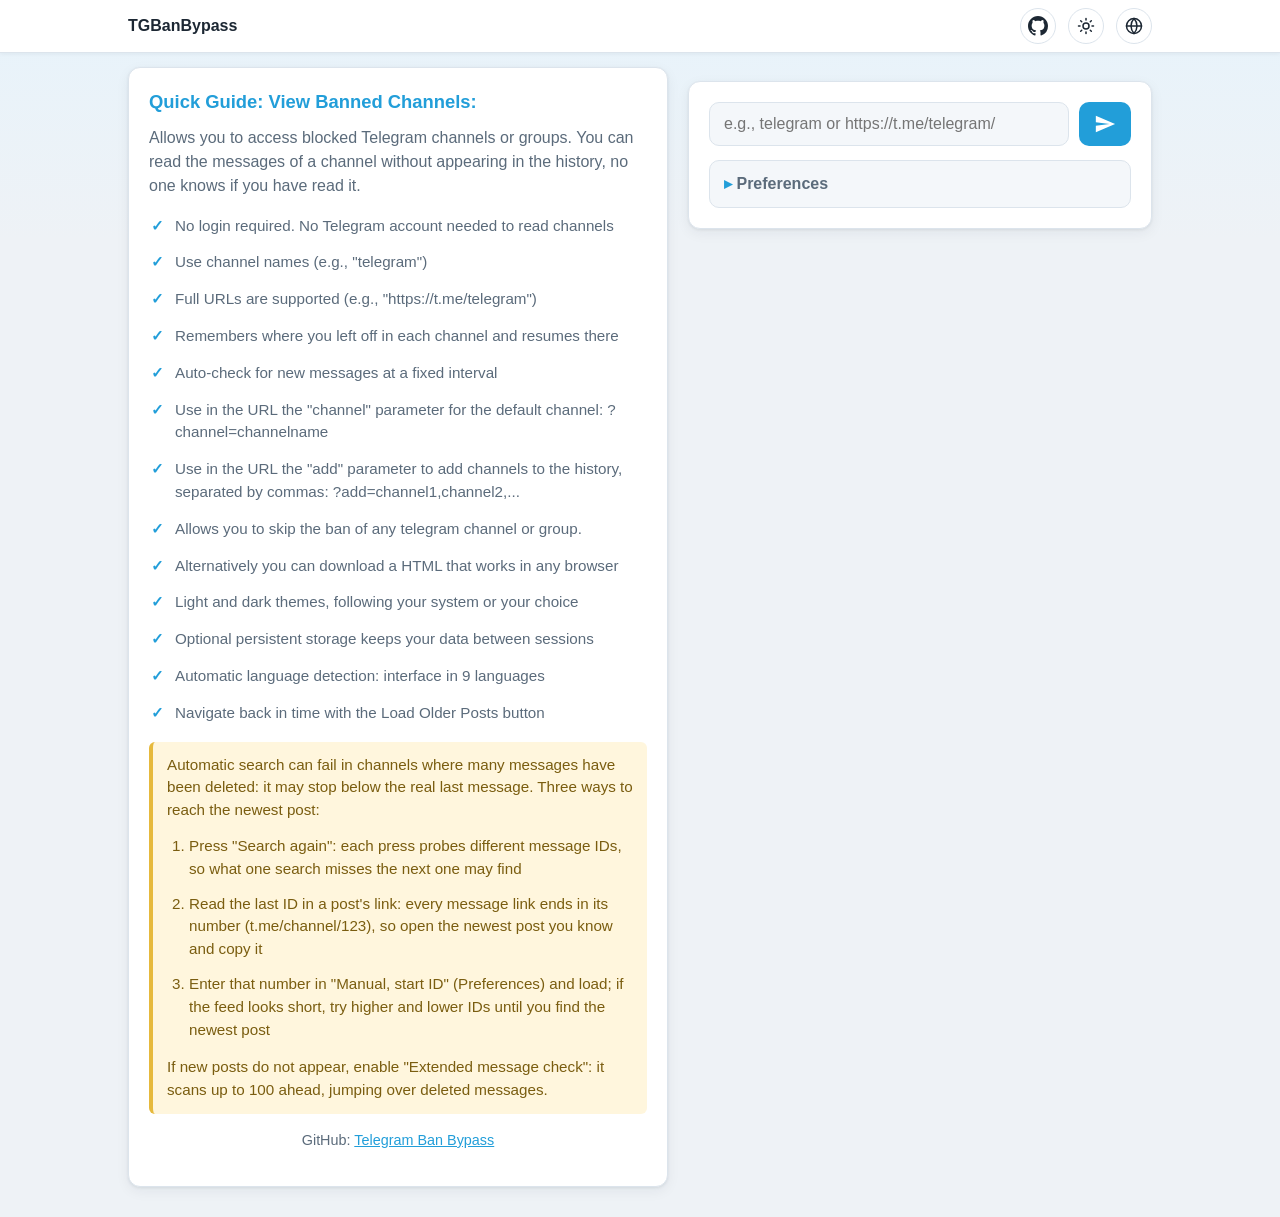
<file: public/index.html>
<!DOCTYPE html>
<html>
<head>
    <meta charset="UTF-8">
    <meta name="viewport" content="width=device-width, initial-scale=1.0">
    <meta name="description" content="Allows you to skip the ban of any telegram channel or group. You can read the messages of a channel without appearing in the history, no one knows if you have read it.">
    <meta name="author" content="github.com/FranBarInstance">
    <meta name="theme-color" content="#229ED9">
    <meta name="application-name" content="Telegram Ban Bypass" />
    <meta name="mobile-web-app-capable" content="yes" />
    <meta name="apple-mobile-web-app-capable" content="yes">
    <meta name="apple-mobile-web-app-status-bar-style" content="black">
    <link rel="icon" href="favicon.ico" type="image/ico">
    <link rel="manifest" href="manifest.json">
    <link rel="preload" href="https://telegram.org/js/telegram-widget.js?22" as="script">
    <script>
        (function () {
            var known = ['es', 'en', 'ru', 'pt', 'de', 'fr', 'it', 'pl', 'nl'];
            var lang = '';
            try {
                lang = sessionStorage.getItem('preferredLanguage') ||
                       localStorage.getItem('preferredLanguage') || '';
            } catch (e) { /* storage unavailable */ }
            if (known.indexOf(lang) < 0) {
                lang = (navigator.language || 'en').split('-')[0];
                if (known.indexOf(lang) < 0) lang = 'en';
            }
            document.documentElement.lang = lang;
        })();
        try {
            // Read the stored theme preference before the stylesheet loads
            // to avoid a flash of the wrong theme. Absent value = system.
            var savedTheme = sessionStorage.getItem('tgTheme') || localStorage.getItem('tgTheme');
            if (savedTheme === 'light' || savedTheme === 'dark') {
                document.documentElement.dataset.theme = savedTheme;
            }
        } catch (e) { /* storage unavailable */ }
    </script>
    <title>Telegram Ban Bypass - Avoid blocking the Telegram channel or group</title>
    <style>
:root {
    color-scheme: light;
    --bg: #eef2f6;
    --bg-gradient: linear-gradient(180deg, #e7f3fb 0%, #eef2f6 240px);
    --surface: #ffffff;
    --surface-soft: #f4f7fa;
    --text: #1c2733;
    --text-soft: #5b6b7b;
    --border: #dce4ec;
    --accent: #229ED9;
    --accent-strong: #1685bd;
    --accent-soft: #e3f2fb;
    --danger: #d9534f;
    --danger-soft: #fdecec;
    --note-bg: #fff6dd;
    --note-border: #e6b93c;
    --note-text: #7a5d10;
    --ok-bg: #e2f4e7;
    --ok-text: #1e6b34;
    --success: #2fae5f;
    --radius: 12px;
    --shadow: 0 1px 3px rgba(16, 34, 53, 0.08), 0 4px 14px rgba(16, 34, 53, 0.06);
    --font: -apple-system, BlinkMacSystemFont, "Segoe UI", Roboto, "Helvetica Neue", Arial, sans-serif;
}
/* Explicit user choice from the theme toggle */
:root[data-theme="dark"] {
    color-scheme: dark;
    --bg: #0e1621;
    --bg-gradient: linear-gradient(180deg, #17212b 0%, #0e1621 240px);
    --surface: #17212b;
    --surface-soft: #1d2a38;
    --text: #e9eef4;
    --text-soft: #9fb0c0;
    --border: #2b3a4a;
    --accent: #229ED9;
    --accent-strong: #3fb0e6;
    --accent-soft: #1b3247;
    --danger: #e0716d;
    --danger-soft: #3a2324;
    --note-bg: #33301f;
    --note-border: #a8892e;
    --note-text: #e8d49a;
    --ok-bg: #1e3527;
    --ok-text: #8fd6a4;
    --success: #43bd72;
    --shadow: 0 1px 3px rgba(0, 0, 0, 0.4), 0 4px 14px rgba(0, 0, 0, 0.3);
}
@media (prefers-color-scheme: dark) {
    :root:not([data-theme="light"]) {
        color-scheme: dark;
        --bg: #0e1621;
        --bg-gradient: linear-gradient(180deg, #17212b 0%, #0e1621 240px);
        --surface: #17212b;
        --surface-soft: #1d2a38;
        --text: #e9eef4;
        --text-soft: #9fb0c0;
        --border: #2b3a4a;
        --accent: #229ED9;
        --accent-strong: #3fb0e6;
        --accent-soft: #1b3247;
        --danger: #e0716d;
        --danger-soft: #3a2324;
        --note-bg: #33301f;
        --note-border: #a8892e;
        --note-text: #e8d49a;
        --ok-bg: #1e3527;
        --ok-text: #8fd6a4;
        --success: #43bd72;
        --shadow: 0 1px 3px rgba(0, 0, 0, 0.4), 0 4px 14px rgba(0, 0, 0, 0.3);
    }
}
* {
    box-sizing: border-box;
}
body {
    margin: 0;
    padding: 16px;
    font-family: var(--font);
    background: var(--bg);
    background-image: var(--bg-gradient);
    background-attachment: fixed;
    color: var(--text);
    line-height: 1.5;
    -webkit-text-size-adjust: 100%;
}
main {
    max-width: 620px;
    margin: 0 auto;
}
.toolbar {
    position: sticky;
    top: 0;
    z-index: 10;
    background: var(--surface);
    border-bottom: 1px solid var(--border);
    box-shadow: 0 1px 4px rgba(16, 34, 53, 0.06);
    margin: -16px -16px 0;
    padding: 0 16px;
}
.toolbar-inner {
    max-width: 620px;
    margin: 0 auto;
    display: flex;
    justify-content: space-between;
    align-items: center;
    gap: 12px;
    min-height: 52px;
}
.brand {
    display: inline-flex;
    align-items: center;
    justify-content: center;
    flex: none;
    width: 36px;
    height: 36px;
    color: var(--text);
    background: var(--surface);
    border: 1px solid var(--border);
    border-radius: 999px;
    transition: border-color 0.15s ease, color 0.15s ease;
}
.brand:hover,
.brand:focus {
    outline: none;
    border-color: var(--accent);
    color: var(--accent);
}
.toolbar-right {
    display: flex;
    align-items: center;
    gap: 12px;
    min-width: 0;
}
.toolbar-channel {
    /* Takes all the room left by the toolbar icons; the ellipsis
       only kicks in when the name actually collides with them */
    flex: 1;
    min-width: 0;
    font-weight: 700;
    color: var(--text);
    overflow: hidden;
    text-overflow: ellipsis;
    white-space: nowrap;
}
.lang-wrap {
    position: relative;
    flex: none;
}
.lang-menu {
    position: absolute;
    top: calc(100% + 6px);
    right: 0;
    min-width: 150px;
    max-height: 60vh;
    overflow-y: auto;
    margin: 0;
    padding: 4px;
    list-style: none;
    background: var(--surface);
    border: 1px solid var(--border);
    border-radius: 10px;
    box-shadow: var(--shadow);
    z-index: 20;
}
.lang-menu button {
    display: flex;
    align-items: center;
    justify-content: space-between;
    gap: 10px;
    width: 100%;
    padding: 8px 10px;
    font-family: inherit;
    font-size: 0.9em;
    text-align: left;
    white-space: nowrap;
    color: var(--text);
    background: none;
    border: none;
    border-radius: 8px;
    cursor: pointer;
}
.lang-menu button:hover {
    background: var(--accent-soft);
    color: var(--accent);
}
.lang-menu button.is-active {
    color: var(--accent);
    font-weight: 700;
}
.lang-menu button.is-active::after {
    content: "\2713";
}
.theme-toggle,
.lang-toggle {
    display: inline-flex;
    align-items: center;
    justify-content: center;
    flex: none;
    width: 36px;
    height: 36px;
    padding: 0;
    color: var(--text);
    background: var(--surface);
    border: 1px solid var(--border);
    border-radius: 999px;
    cursor: pointer;
    transition: border-color 0.15s ease, color 0.15s ease;
}
.theme-toggle:hover,
.theme-toggle:focus,
.lang-toggle:hover,
.lang-toggle:focus {
    outline: none;
    border-color: var(--accent);
    color: var(--accent);
}
.theme-toggle .icon-moon {
    display: none;
}
.theme-toggle.is-dark .icon-sun {
    display: none;
}
.theme-toggle.is-dark .icon-moon {
    display: block;
}
.card {
    background: var(--surface);
    border: 1px solid var(--border);
    border-radius: var(--radius);
    box-shadow: var(--shadow);
    padding: 20px;
    margin: 14px 0;
}
.input-card label {
    display: block;
    font-weight: 600;
    margin-bottom: 8px;
}
.input-card input[type="text"] {
    width: 100%;
    padding: 12px 14px;
    font-size: 16px;
    font-family: inherit;
    color: var(--text);
    background: var(--surface-soft);
    border: 1px solid var(--border);
    border-radius: 10px;
    margin-bottom: 14px;
}
.input-card input:focus {
    outline: none;
    border-color: var(--accent);
    box-shadow: 0 0 0 3px var(--accent-soft);
}
.prefs {
    margin-top: 14px;
    border: 1px solid var(--border);
    border-radius: 10px;
    background: var(--surface-soft);
}
.prefs summary {
    padding: 11px 14px;
    font-weight: 600;
    color: var(--text-soft);
    cursor: pointer;
    list-style: none;
}
.prefs summary::before {
    content: "▸ ";
    color: var(--accent);
}
.prefs[open] summary::before {
    content: "▾ ";
}
.prefs .pref-row,
.prefs .pref-autocheck-row {
    display: flex;
    align-items: center;
    gap: 8px;
    padding: 7px 14px;
    font-size: 0.95em;
    color: var(--text);
    cursor: pointer;
}
.prefs .pref-check {
    display: flex;
    align-items: center;
    gap: 8px;
    cursor: pointer;
    font-size: 0.95em;
}
.prefs input[type="checkbox"],
.prefs input[type="radio"] {
    accent-color: var(--success);
    width: 16px;
    height: 16px;
    cursor: pointer;
}
.pref-autocheck-row,
.pref-startid-row,
.pref-deepcheck-row {
    flex-wrap: wrap;
    cursor: default;
}
.autocheck-interval,
.startid-value,
.deepcheck-max {
    display: flex;
    align-items: center;
    gap: 6px;
    margin-left: auto;
    font-size: 0.9em;
    color: var(--text-soft);
}
.autocheck-interval input,
.startid-value input,
.deepcheck-max input {
    padding: 6px 8px;
    font-size: 14px;
    font-family: inherit;
    color: var(--text);
    background: var(--surface);
    border: 1px solid var(--border);
    border-radius: 8px;
}
.autocheck-interval input {
    width: 70px;
}
.deepcheck-max input {
    width: 70px;
}
.startid-value input {
    width: 95px;
}
.autocheck-interval input:disabled,
.startid-value input:disabled {
    opacity: 0.5;
    cursor: not-allowed;
}
.channel-row {
    display: flex;
    gap: 10px;
    margin-bottom: 14px;
}
.channel-row input[type="text"] {
    flex: 1;
    min-width: 0;
    margin-bottom: 0;
}
.widget-load-more-button {
    display: block;
    width: 100%;
    padding: 13px 16px;
    font-size: 16px;
    font-family: inherit;
    font-weight: 600;
    color: #ffffff;
    background: var(--accent);
    border: none;
    border-radius: 10px;
    cursor: pointer;
    transition: background-color 0.15s ease;
}
.load-channel-btn {
    flex: none;
    width: 52px;
    display: flex;
    align-items: center;
    justify-content: center;
    color: #ffffff;
    background: var(--accent);
    border: none;
    border-radius: 10px;
    cursor: pointer;
    transition: background-color 0.15s ease;
}
.widget-load-more-button:hover {
    background: var(--accent-strong);
}
.load-channel-btn:hover {
    background: var(--accent-strong);
}
.load-channel-btn:disabled {
    background: var(--border);
    color: var(--text-soft);
    cursor: not-allowed;
}
.widget-load-more-button {
    margin: 18px 0;
    background: var(--surface);
    color: var(--accent);
    border: 1px solid var(--accent);
}
.button-row {
    display: flex;
    align-items: stretch;
    gap: 10px;
    margin: 18px 0;
}
.button-row .widget-load-more-button {
    flex: 1;
    min-width: 0;
    width: auto;
    margin: 0;
}
.scroll-arrow-btn {
    flex: none;
    width: 52px;
    display: flex;
    align-items: center;
    justify-content: center;
    padding: 0;
    font-family: inherit;
    color: var(--accent);
    background: var(--surface);
    border: 1px solid var(--accent);
    border-radius: 10px;
    cursor: pointer;
    transition: background-color 0.15s ease;
}
.scroll-arrow-btn:hover {
    background: var(--accent-soft);
}
#check-new-row {
    margin-bottom: 12px;
}
.widget-load-more-button:hover {
    background: var(--accent-soft);
}
.widget-load-more-button:disabled {
    opacity: 0.6;
    cursor: default;
}
.stop-search-btn {
    display: block;
    width: 100%;
    margin: 12px 0 18px;
    padding: 13px 16px;
    font-size: 16px;
    font-family: inherit;
    font-weight: 600;
    color: #ffffff;
    background: var(--danger);
    border: none;
    border-radius: 10px;
    cursor: pointer;
    transition: background-color 0.15s ease;
}
.stop-search-btn:hover {
    filter: brightness(0.92);
}
.stop-search-btn:disabled {
    opacity: 0.6;
    cursor: default;
}
.research-btn {
    display: block;
    width: 100%;
    margin: 0 0 70px;
    padding: 11px 16px;
    font-size: 14px;
    font-family: inherit;
    font-weight: 600;
    color: var(--accent);
    background: var(--surface);
    border: 1px solid var(--accent);
    border-radius: 10px;
    cursor: pointer;
    transition: background-color 0.15s ease;
}
.research-btn:hover {
    background: var(--accent-soft);
}
#saved-channels-list {
    list-style: none;
    padding: 0;
    margin: 0;
}
#saved-channels-list li {
    display: flex;
    justify-content: space-between;
    align-items: center;
    gap: 10px;
    padding: 10px 4px;
    border-bottom: 1px solid var(--border);
}
#saved-channels-list li:last-child {
    border-bottom: none;
}
#saved-channels-list li span {
    color: var(--accent);
    font-weight: 500;
    cursor: pointer;
    overflow-wrap: anywhere;
}
#saved-channels-list li span:hover {
    text-decoration: underline;
}
#saved-channels-list button {
    flex-shrink: 0;
    min-height: 40px;
    min-width: 44px;
    padding: 8px 14px;
    font-size: 14px;
    color: var(--text-soft);
    background: transparent;
    border: 1px solid var(--border);
    border-radius: 8px;
    cursor: pointer;
}
#saved-channels-list button:hover {
    color: var(--danger);
    border-color: var(--danger);
    background: var(--danger-soft);
}
.current-channel {
    background: var(--accent-soft);
    border: 1px solid var(--accent);
    color: var(--text);
    padding: 12px 16px;
    border-radius: 10px;
    text-align: center;
    margin: 14px 0;
    overflow-wrap: anywhere;
}
.current-channel.flash-ok {
    background: var(--ok-bg);
    color: var(--ok-text);
}
.loading {
    background: var(--surface);
    border: 1px solid var(--border);
    color: var(--text-soft);
    font-style: italic;
    text-align: center;
    padding: 14px;
    border-radius: 10px;
    margin: 14px 0;
}
.error {
    background: var(--danger-soft);
    border: 1px solid var(--danger);
    color: var(--danger);
    text-align: center;
    padding: 14px;
    border-radius: 10px;
    margin: 14px 0;
}
#widget-container {
    margin-top: 14px;
}
iframe[src*="t.me"] {
    margin-bottom: 10px;
    border-radius: 8px;
    max-width: 100%;
}
.tips h3 {
    margin: 0 0 10px;
    font-size: 1.15em;
    color: var(--accent);
}
.tips p {
    margin: 0 0 14px;
    color: var(--text-soft);
}
.search-info {
    background: var(--note-bg);
    border-left: 4px solid var(--note-border);
    border-radius: 6px;
    padding: 12px 14px;
    margin-bottom: 16px;
}
.search-info p {
    margin: 0;
    color: var(--note-text);
    font-size: 0.95em;
}
/* Numbered strategies under the intro paragraph; the extra class level
   keeps the .tips checkmark styling (✓, 26px pad) away from them */
.search-info ol {
    margin: 10px 0 12px;
    padding-left: 22px;
}
.search-info ol li {
    margin: 0 0 6px;
    padding-left: 0;
    color: var(--note-text);
    font-size: 0.95em;
}
.search-info ol li::before {
    content: none;
}
.tips ul {
    list-style: none;
    padding: 0;
    margin: 0 0 14px;
}
.tips li {
    position: relative;
    padding: 3px 0 3px 26px;
    margin-bottom: 8px;
    color: var(--text-soft);
    font-size: 0.95em;
}
.tips li::before {
    content: "\2713";
    position: absolute;
    left: 2px;
    color: var(--accent);
    font-weight: 700;
}
.github-link {
    text-align: center;
    font-size: 0.9em;
}
.github-link a {
    color: var(--accent);
}
@media (min-width: 1000px) {
    main {
        max-width: 1024px;
        display: flex;
        flex-direction: row-reverse;
        align-items: flex-start;
        gap: 20px;
    }
    .toolbar-inner {
        max-width: 1024px;
    }
    .content {
        flex: 0 0 540px;
        min-width: 0;
    }
    .sidebar {
        flex: 1;
        min-width: 0;
        position: sticky;
        top: 67px;
    }
}
@media (max-width: 600px) {
    body {
        padding: 10px;
    }
    .toolbar {
        margin: -10px -10px 0;
        padding: 0 10px;
    }
    .toolbar-inner {
        min-height: 48px;
    }
    .toolbar-right {
        gap: 8px;
    }
    .card {
        padding: 16px;
        margin: 10px 0;
    }
}
    </style>
</head>
<body>
    <header class="toolbar">
        <div class="toolbar-inner">
            <span id="toolbar-channel" class="toolbar-channel">TGBanBypass</span>
            <div class="toolbar-right">
                <a class="brand" href="https://github.com/FranBarInstance/Telegram-Ban-Bypass" target="_blank" rel="noopener" aria-label="GitHub" title="GitHub">
                    <svg viewBox="0 0 16 16" width="20" height="20" fill="currentColor" aria-hidden="true">
                        <path d="M8 0C3.58 0 0 3.58 0 8c0 3.54 2.29 6.53 5.47 7.59.4.07.55-.17.55-.38 0-.19-.01-.82-.01-1.49-2.01.37-2.53-.49-2.69-.94-.09-.23-.48-.94-.82-1.13-.28-.15-.68-.52-.01-.53.63-.01 1.08.58 1.23.82.72 1.21 1.87.87 2.33.66.07-.52.28-.87.51-1.07-1.78-.2-3.64-.89-3.64-3.95 0-.87.31-1.59.82-2.15-.08-.2-.36-1.02.08-2.12 0 0 .67-.21 2.2.82.64-.18 1.32-.27 2-.27s1.36.09 2 .27c1.53-1.04 2.2-.82 2.2-.82.44 1.1.16 1.92.08 2.12.51.56.82 1.27.82 2.15 0 3.07-1.87 3.75-3.65 3.95.29.25.54.73.54 1.48 0 1.07-.01 1.93-.01 2.2 0 .21.15.46.55.38A8.01 8.01 0 0 0 16 8c0-4.42-3.58-8-8-8z"/>
                    </svg>
                </a>
                <button type="button" id="theme-toggle" class="theme-toggle" aria-label="Theme">
                    <svg class="icon-sun" viewBox="0 0 24 24" width="18" height="18" fill="none" stroke="currentColor" stroke-width="2" stroke-linecap="round" aria-hidden="true">
                        <circle cx="12" cy="12" r="4"></circle>
                        <path d="M12 2v2M12 20v2M4.9 4.9l1.4 1.4M17.7 17.7l1.4 1.4M2 12h2M20 12h2M4.9 19.1l1.4-1.4M17.7 6.3l1.4-1.4"></path>
                    </svg>
                    <svg class="icon-moon" viewBox="0 0 24 24" width="18" height="18" fill="currentColor" aria-hidden="true">
                        <path d="M21 12.8A9 9 0 1 1 11.2 3a7 7 0 0 0 9.8 9.8z"/>
                    </svg>
                </button>
                <div class="lang-wrap">
                    <button type="button" id="lang-toggle" class="lang-toggle" aria-label="Language" aria-haspopup="true" aria-expanded="false">
                        <svg class="icon-globe" viewBox="0 0 24 24" width="18" height="18" fill="none" stroke="currentColor" stroke-width="2" stroke-linecap="round" aria-hidden="true">
                            <circle cx="12" cy="12" r="10"></circle>
                            <path d="M2 12h20"></path>
                            <path d="M12 2a15.3 15.3 0 0 1 4 10 15.3 15.3 0 0 1-4 10 15.3 15.3 0 0 1-4-10 15.3 15.3 0 0 1 4-10z"></path>
                        </svg>
                    </button>
                    <ul id="lang-menu" class="lang-menu" hidden>
                        <li><button type="button" data-lang="es">Español</button></li>
                        <li><button type="button" data-lang="en">English</button></li>
                        <li><button type="button" data-lang="ru">Русский</button></li>
                        <li><button type="button" data-lang="pt">Português</button></li>
                        <li><button type="button" data-lang="de">Deutsch</button></li>
                        <li><button type="button" data-lang="fr">Français</button></li>
                        <li><button type="button" data-lang="it">Italiano</button></li>
                        <li><button type="button" data-lang="pl">Polski</button></li>
                        <li><button type="button" data-lang="nl">Nederlands</button></li>
                    </ul>
                </div>
            </div>
        </div>
    </header>
    <main>
        <aside class="sidebar">
            <section class="card input-card">
                <div class="channel-row">
                    <input type="text" id="channel-input" placeholder="e.g., telegram or https://t.me/telegram/">
                    <button type="button" id="load-channel-btn" class="load-channel-btn" title="Load" aria-label="Load">
                        <svg viewBox="0 0 24 24" width="22" height="22" fill="currentColor" aria-hidden="true">
                            <path d="M2 21 23 12 2 3v7l15 2-15 2v7z"/>
                        </svg>
                    </button>
                </div>
                <details class="prefs">
                    <summary id="prefsTitle"></summary>
                    <label class="pref-row">
                        <input type="checkbox" id="pref-cookies">
                        <span id="prefCookiesLabel"></span>
                    </label>
                    <div class="pref-row pref-startid-row">
                        <label class="pref-check">
                            <input type="checkbox" id="pref-startid">
                            <span id="prefStartIdLabel"></span>
                        </label>
                        <div class="startid-value">
                            <input type="number" id="start-id-input" min="1" disabled>
                        </div>
                    </div>
                    <div class="pref-row pref-autocheck-row">
                        <label class="pref-check">
                            <input type="checkbox" id="pref-autocheck">
                            <span id="prefAutoCheckLabel"></span>
                        </label>
                        <div class="autocheck-interval">
                            <input type="number" id="autocheck-interval" min="10" step="5" value="60">
                            <span id="secondsLabel"></span>
                        </div>
                    </div>
                    <div class="pref-row pref-deepcheck-row">
                        <label class="pref-check">
                            <input type="checkbox" id="pref-deepcheck">
                            <span id="prefDeepCheckLabel"></span>
                        </label>
                        <div class="deepcheck-max">
                            <input type="number" id="deepcheck-max" min="1" max="1000" step="1" value="100">
                            <span id="deepCheckMaxLabel"></span>
                        </div>
                    </div>
                </details>
            </section>
            <section class="card saved-channels" style="display: none;">
                <ul id="saved-channels-list"></ul>
            </section>
        </aside>
        <div class="content">
            <div id="current-channel" class="current-channel" style="display: none;"></div>
            <button type="button" class="stop-search-btn" id="stop-search-btn" style="display: none;"></button>
            <div class="button-row" id="load-more-row" style="display: none;">
                <button class="widget-load-more-button" id="loadMoreBtn"></button>
                <button type="button" id="scroll-down-btn" class="scroll-arrow-btn" aria-label="Scroll down" title="Scroll down">
                    <svg viewBox="0 0 24 24" width="20" height="20" fill="none" stroke="currentColor" stroke-width="2" stroke-linecap="round" stroke-linejoin="round" aria-hidden="true">
                        <path d="M12 5v14M5 12l7 7 7-7"></path>
                    </svg>
                </button>
            </div>
            <div id="widget-container"></div>
            <div class="button-row" id="check-new-row" style="display: none;">
                <button class="widget-load-more-button" id="checkNewBtn"></button>
                <button type="button" id="scroll-up-btn" class="scroll-arrow-btn" aria-label="Scroll up" title="Scroll up">
                    <svg viewBox="0 0 24 24" width="20" height="20" fill="none" stroke="currentColor" stroke-width="2" stroke-linecap="round" stroke-linejoin="round" aria-hidden="true">
                        <path d="M12 19V5M5 12l7-7 7 7"></path>
                    </svg>
                </button>
            </div>
            <button type="button" class="research-btn" id="reSearchBtn" style="display: none;"></button>
            <div id="loading" class="loading" style="display: none;"></div>
            <div id="error" class="error" style="display: none;"></div>
            <section class="card tips" id="tips-card">
                <h3 id="quickGuideTitle"></h3>
                <p id="quickGuideDescription"></p>
                <ul id="featuresList"></ul>
                <div class="search-info" id="searchInfo">
                    <p id="searchInfoText"></p>
                    <ol id="searchInfoSteps"></ol>
                    <p id="deepCheckInfoText"></p>
                </div>
                <p class="github-link">GitHub: <a href="https://github.com/FranBarInstance/Telegram-Ban-Bypass" target="_blank">Telegram Ban Bypass</a></p>
            </section>
        </div>
    </main>
    <div class="for-caching" style="display: none;">
        <script async src="https://telegram.org/js/telegram-widget.js?22" data-telegram-post="telegram/0" data-width="100%"></script>
    </div>
    <script>
        // Base language is English: keep translated strings similar in length
        // to the English ones so the layout does not break.
        const translations = {
            en: {
                enterChannel: "Telegram Channel:",
                loadChannel: "Load",
                loading: "Loading...",
                checking: "Checking...",
                startingAutoSearch: "Starting automatic search...",
                searchingInitialRange: "Searching initial range...",
                testingMessage: "Testing message",
                rangeFound: "Range found:",
                verifyingLastMessage: "Verifying last message:",
                noValidMessages: "No valid messages found",
                channelTooLarge: "Channel too large for automatic search. Use manual Start ID mode.",
                stopSearch: "Stop search",
                searchStopped: "Search stopped",
                reSearch: "Search again",
                progressSaved: "Progress saved:",
                resumingProgress: "Resuming from saved progress:",
                reSearchingFrom: "Searching from last known message:",
                savedIdGone: "Saved message no longer exists, searching downward...",
                channelProbablyMissing: "Channel not found. It may not exist or be private.",
                currentlyViewing: "Currently viewing:",
                latestPostId: "Latest post ID:",
                searchCompleted: "✅ Search completed. Last message:",
                loadMore: "Load Older",
                checkNew: "Check New",
                goDown: "Scroll down",
                goUp: "Scroll up",
                noNew: "No new messages",
                prefs: "Preferences",
                allowCookies: "Persistent cookies",
                manualMode: "Manual, start ID",
                autoCheckLabel: "Auto-check messages",
                seconds: "seconds",
                deepCheck: "Extended message check",
                deepCheckTip: "Extends \"Check for New Messages\" to 100 posts ahead",
                deepCheckInfo: "If new posts do not appear, enable \"Extended message check\": it scans up to 100 ahead, jumping over deleted messages.",
                deepCheckMaxLabel: "posts ahead",
                themeToDark: "Switch to dark mode",
                themeToLight: "Switch to light mode",
                languageLabel: "Language",
                startIdRequired: "Please enter a Start ID (or uncheck it for automatic search)",
                invalidStartId: "Invalid start ID",
                invalidChannel: "Please enter a valid channel name",
                quickGuideTitle: "Quick Guide: View Banned Channels:",
                quickGuideDescription: "Allows you to access blocked Telegram channels or groups. You can read the messages of a channel without appearing in the history, no one knows if you have read it.",
                searchInfoText: "Automatic search can fail in channels where many messages have been deleted: it may stop below the real last message. Three ways to reach the newest post:",
                searchInfoSteps: [
                    "Press \"Search again\": each press probes different message IDs, so what one search misses the next one may find",
                    "Read the last ID in a post's link: every message link ends in its number (t.me/channel/123), so open the newest post you know and copy it",
                    "Enter that number in \"Manual, start ID\" (Preferences) and load; if the feed looks short, try higher and lower IDs until you find the newest post"
                ],
                features: [
                    "No login required. No Telegram account needed to read channels",
                    "Use channel names (e.g., \"telegram\")",
                    "Full URLs are supported (e.g., \"https://t.me/telegram\")",
                    "Remembers where you left off in each channel and resumes there",
                    "Auto-check for new messages at a fixed interval",
                    "Use in the URL the \"channel\" parameter for the default channel: ?channel=channelname",
                    "Use in the URL the \"add\" parameter to add channels to the history, separated by commas: ?add=channel1,channel2,...",
                    "Allows you to skip the ban of any telegram channel or group.",
                    "Alternatively you can download a HTML that works in any browser",
                    "Light and dark themes, following your system or your choice",
                    "Optional persistent storage keeps your data between sessions",
                    "Automatic language detection: interface in 9 languages",
                    "Navigate back in time with the Load Older Posts button"
                ]
            },
            es: {
                enterChannel: "Canal de Telegram:",
                loadChannel: "Load",
                loading: "Cargando...",
                checking: "Comprobando...",
                startingAutoSearch: "Iniciando búsqueda automática...",
                searchingInitialRange: "Buscando rango inicial...",
                testingMessage: "Probando mensaje",
                rangeFound: "Rango encontrado:",
                verifyingLastMessage: "Verificando último mensaje:",
                noValidMessages: "No hay mensajes válidos",
                channelTooLarge: "Canal demasiado grande para la búsqueda automática. Usa Start ID manual.",
                stopSearch: "Detener búsqueda",
                searchStopped: "Búsqueda detenida",
                reSearch: "Buscar de nuevo",
                progressSaved: "Progreso guardado:",
                resumingProgress: "Continuando desde el progreso:",
                reSearchingFrom: "Buscando desde el último mensaje conocido:",
                savedIdGone: "El mensaje guardado ya no existe, buscando hacia abajo...",
                channelProbablyMissing: "Canal no encontrado. Puede no existir o ser privado.",
                currentlyViewing: "Viendo actualmente:",
                latestPostId: "Último ID:",
                searchCompleted: "✅ Búsqueda completada. Último mensaje:",
                loadMore: "Cargar Anteriores",
                checkNew: "Comprobar Nuevos",
                goDown: "Ir abajo",
                goUp: "Ir arriba",
                noNew: "No hay mensajes nuevos",
                prefs: "Preferencias",
                allowCookies: "Cookies persistentes",
                manualMode: "Manual, start ID",
                autoCheckLabel: "Comprobación automática",
                seconds: "segundos",
                deepCheck: "Comprobación extendida",
                deepCheckTip: "Extiende \"Comprobar nuevos\" hasta 100 mensajes",
                deepCheckInfo: "Si no aparecen mensajes nuevos, activa \"Comprobación extendida\": explora hasta 100 por delante y salta borrados.",
                deepCheckMaxLabel: "mensajes",
                themeToDark: "Cambiar a modo oscuro",
                themeToLight: "Cambiar a modo claro",
                languageLabel: "Idioma",
                startIdRequired: "Introduce un Start ID (o desmárcalo para la búsqueda automática)",
                invalidStartId: "Start ID inválido",
                invalidChannel: "Introduce un nombre de canal válido",
                quickGuideTitle: "Guía Rápida: Ver Canales Bloqueados:",
                quickGuideDescription: "Permite acceder a canales o grupos bloqueados de Telegram. Puedes leer los mensajes de un canal sin aparecer en el historial, nadie sabe si lo has leído.",
                searchInfoText: "La búsqueda automática puede fallar en canales donde se han borrado muchos mensajes: puede quedarse por debajo del último real. Tres formas de llegar a la publicación más nueva:",
                searchInfoSteps: [
                    "Pulsa \"Buscar de nuevo\": cada pulsación sondea IDs de mensaje distintos, así que lo que una búsqueda no encuentra, la siguiente puede encontrarlo",
                    "Lee el último ID en el enlace de una publicación: todo enlace de mensaje termina en su número (t.me/canal/123); abre la publicación más nueva que conozcas y cópialo",
                    "Introduce ese número en \"Manual, start ID\" (Preferencias) y carga; si el feed se queda corto, prueba IDs mayores y menores hasta dar con la publicación más nueva"
                ],
                features: [
                    "Sin inicio de sesión. No necesitas cuenta de Telegram para leer canales",
                    "Usa nombres de canal (ej: \"telegram\")",
                    "URLs completas son soportadas (ej: \"https://t.me/telegram\")",
                    "Recuerda dónde te quedaste en cada canal y retoma desde ahí",
                    "Comprueba mensajes nuevos automáticamente a intervalos",
                    "Usa en la URL el parámetro \"channel\" para el canal por defecto: ?channel=nombrecanal",
                    "Usa en la URL el parámetro \"add\" para añadir canales al historial, separados por comas: ?add=canal1,canal2,...",
                    "Permite saltarse el bloqueo de cualquier canal o grupo de telegram.",
                    "Puedes descargar un HTML que funciona en cualquier navegador",
                    "Temas claro y oscuro, según tu sistema o tu elección",
                    "El almacenamiento persistente opcional conserva tus datos",
                    "Detección automática de idioma: interfaz en 9 idiomas",
                    "Vuelve atrás en el tiempo con Cargar Mensajes Anteriores"
                ]
            },
            ru: {
                enterChannel: "Telegram-канал:",
                loadChannel: "Загрузить",
                loading: "Загрузка...",
                checking: "Проверка...",
                startingAutoSearch: "Автопоиск запущен...",
                searchingInitialRange: "Поиск начального диапазона...",
                testingMessage: "Проверка сообщения",
                rangeFound: "Диапазон найден:",
                verifyingLastMessage: "Проверка последнего сообщения:",
                noValidMessages: "Нет корректных сообщений",
                channelTooLarge: "Канал слишком большой для автопоиска. Используйте Start ID вручную.",
                stopSearch: "Остановить поиск",
                searchStopped: "Поиск остановлен",
                reSearch: "Искать заново",
                progressSaved: "Прогресс сохранён:",
                resumingProgress: "Продолжаю с сохранённого прогресса:",
                reSearchingFrom: "Поиск от последнего известного сообщения:",
                savedIdGone: "Сохранённое сообщение удалено, ищу ниже...",
                channelProbablyMissing: "Канал не найден. Возможно, не существует или приватный.",
                currentlyViewing: "Сейчас просматривается:",
                latestPostId: "Последний ID:",
                searchCompleted: "✅ Поиск завершён. Последнее сообщение:",
                loadMore: "Загрузить ранее",
                checkNew: "Проверить новые",
                goDown: "Вниз",
                goUp: "Вверх",
                noNew: "Нет новых сообщений",
                prefs: "Настройки",
                allowCookies: "Постоянные cookies",
                manualMode: "Manual, start ID",
                autoCheckLabel: "Автопроверка сообщений",
                seconds: "секунд",
                deepCheck: "Расширенная проверка",
                deepCheckTip: "Расширяет \"Проверить новые\" до 100 сообщений",
                deepCheckInfo: "Если новые сообщения не видны, включите \"Расширенная проверка\": ищет до 100 вперёд, пропуская удалённые.",
                deepCheckMaxLabel: "сообщений",
                themeToDark: "Тёмная тема",
                themeToLight: "Светлая тема",
                languageLabel: "Язык",
                startIdRequired: "Укажите Start ID (или снимите отметку для автопоиска)",
                invalidStartId: "Неверный Start ID",
                invalidChannel: "Укажите корректное имя канала",
                quickGuideTitle: "Кратко: просмотр заблокированных каналов:",
                quickGuideDescription: "Позволяет читать заблокированные каналы и группы Telegram. Сообщения читаются без следа в истории, никто не узнает, что вы их читали.",
                searchInfoText: "Автопоиск может не справиться с каналом, где удалено много сообщений: он может остановиться ниже реальной последней записи. Три способа добраться до самой новой записи:",
                searchInfoSteps: [
                    "Нажмите \"Искать заново\": каждое нажатие проверяет другие ID сообщений — то, что пропустил один поиск, может найти следующий",
                    "Прочитайте последний ID в ссылке записи: каждая ссылка на сообщение заканчивается его номером (t.me/канал/123) — откройте самую новую известную запись и скопируйте номер",
                    "Введите это число в \"Manual, start ID\" (Настройки) и загрузите; если лента выглядит короткой, пробуйте большие и меньшие ID, пока не найдёте самую новую запись"
                ],
                features: [
                    "Без входа. Аккаунт Telegram не нужен для чтения каналов",
                    "Используйте имя канала (напр. \"telegram\")",
                    "Полные URL тоже работают (напр. \"https://t.me/telegram\")",
                    "Запоминает, где вы остановились, и продолжает с этого места",
                    "Автопроверка новых сообщений по интервалу",
                    "Параметр \"channel\" в URL задаёт канал по умолчанию: ?channel=name",
                    "Параметр \"add\" в URL добавляет несколько каналов в историю через запятую: ?add=c1,c2,...",
                    "Обходит блокировку любого канала или группы Telegram.",
                    "Можно скачать HTML, работающий в любом браузере",
                    "Темы светлая и тёмная: по системе или по выбору",
                    "Необязательное постоянное хранение сохраняет ваши данные",
                    "Автоопределение языка: интерфейс на 9 языках",
                    "Возврат в прошлое кнопкой \"Загрузить ранее\""
                ]
            },
            pt: {
                enterChannel: "Canal do Telegram:",
                loadChannel: "Carregar",
                loading: "Carregando...",
                checking: "Verificando...",
                startingAutoSearch: "Iniciando busca automática...",
                searchingInitialRange: "Buscando faixa inicial...",
                testingMessage: "Testando mensagem",
                rangeFound: "Faixa encontrada:",
                verifyingLastMessage: "Verificando última mensagem:",
                noValidMessages: "Nenhuma mensagem válida",
                channelTooLarge: "Canal grande demais para a busca automática. Use Start ID manual.",
                stopSearch: "Parar busca",
                searchStopped: "Busca interrompida",
                reSearch: "Buscar novamente",
                progressSaved: "Progresso salvo:",
                resumingProgress: "Continuando do progresso salvo:",
                reSearchingFrom: "Pesquisando desde a última mensagem conhecida:",
                savedIdGone: "A mensagem guardada já não existe, pesquisando para baixo...",
                channelProbablyMissing: "Canal não encontrado. Pode não existir ou ser privado.",
                currentlyViewing: "Visualizando agora:",
                latestPostId: "ID mais recente:",
                searchCompleted: "✅ Busca concluída. Última mensagem:",
                loadMore: "Carregar Anteriores",
                checkNew: "Verificar Novas",
                goDown: "Descer",
                goUp: "Subir",
                noNew: "Sem mensagens novas",
                prefs: "Preferências",
                allowCookies: "Cookies persistentes",
                manualMode: "Manual, start ID",
                autoCheckLabel: "Verificação automática",
                seconds: "segundos",
                deepCheck: "Verificação estendida",
                deepCheckTip: "Estende \"Verificar novas\" até 100 mensagens",
                deepCheckInfo: "Se novas mensagens não aparecerem, ative \"Verificação estendida\": examina até 100 à frente, pulando apagadas.",
                deepCheckMaxLabel: "mensagens",
                themeToDark: "Modo escuro",
                themeToLight: "Modo claro",
                languageLabel: "Idioma",
                startIdRequired: "Digite um Start ID (ou desmarque para busca automática)",
                invalidStartId: "Start ID inválido",
                invalidChannel: "Digite um nome de canal válido",
                quickGuideTitle: "Guia Rápido: Ver Canais Bloqueados:",
                quickGuideDescription: "Permite acessar canais ou grupos bloqueados do Telegram. Você lê as mensagens de um canal sem aparecer no histórico, ninguém sabe que você leu.",
                searchInfoText: "A busca automática pode falhar em canais com muitas mensagens apagadas: ela pode parar abaixo da última real. Três maneiras de chegar à publicação mais nova:",
                searchInfoSteps: [
                    "Pressione \"Buscar novamente\": cada pressionada sonda IDs de mensagem diferentes, então o que uma busca não encontra, a próxima pode encontrar",
                    "Leia o último ID no link de uma publicação: todo link de mensagem termina no seu número (t.me/canal/123); abra a publicação mais nova que você conhecer e copie-o",
                    "Digite esse número em \"Manual, start ID\" (Preferências) e carregue; se o feed parecer curto, teste IDs maiores e menores até achar a publicação mais nova"
                ],
                features: [
                    "Sem login. Não precisa de conta do Telegram para ler canais",
                    "Use nomes de canal (ex.: \"telegram\")",
                    "URLs completas são aceitas (ex.: \"https://t.me/telegram\")",
                    "Lembra onde você parou em cada canal e retoma de lá",
                    "Verifica mensagens novas em intervalos fixos",
                    "Use o parâmetro \"channel\" na URL para o canal padrão: ?channel=nome",
                    "Use o parâmetro \"add\" para adicionar canais ao histórico, separados por vírgula: ?add=c1,c2,...",
                    "Permite contornar o bloqueio de qualquer canal ou grupo do Telegram.",
                    "Você pode baixar um HTML que funciona em qualquer navegador",
                    "Temas claro e escuro: pelo sistema ou pela sua escolha",
                    "O armazenamento persistente opcional guarda seus dados",
                    "Detecção automática de idioma: interface em 9 idiomas",
                    "Volte no tempo com o botão \"Carregar Anteriores\""
                ]
            },
            de: {
                enterChannel: "Telegram-Kanal:",
                loadChannel: "Laden",
                loading: "Lädt...",
                checking: "Prüft...",
                startingAutoSearch: "Automatische Suche startet...",
                searchingInitialRange: "Anfangsbereich wird gesucht...",
                testingMessage: "Nachricht prüfen",
                rangeFound: "Bereich gefunden:",
                verifyingLastMessage: "Letzte Nachricht prüfen:",
                noValidMessages: "Keine gültigen Nachrichten",
                channelTooLarge: "Kanal zu groß für die automatische Suche. Start ID manuell nutzen.",
                stopSearch: "Suche stoppen",
                searchStopped: "Suche gestoppt",
                reSearch: "Erneut suchen",
                progressSaved: "Fortschritt gespeichert:",
                resumingProgress: "Fortsetzung bei gespeichertem Stand:",
                reSearchingFrom: "Suche ab letzter bekannter Nachricht:",
                savedIdGone: "Gespeicherte Nachricht existiert nicht mehr, suche nach unten...",
                channelProbablyMissing: "Kanal nicht gefunden. Existiert er nicht oder ist privat?",
                currentlyViewing: "Aktuell angezeigt:",
                latestPostId: "Letzte ID:",
                searchCompleted: "✅ Suche abgeschlossen. Letzte Nachricht:",
                loadMore: "Ältere laden",
                checkNew: "Neue prüfen",
                goDown: "Nach unten",
                goUp: "Nach oben",
                noNew: "Keine neuen Nachrichten",
                prefs: "Einstellungen",
                allowCookies: "Persistente Cookies",
                manualMode: "Manual, start ID",
                autoCheckLabel: "Auto-Prüfung",
                seconds: "Sekunden",
                deepCheck: "Erweiterte Prüfung",
                deepCheckTip: "Erweitert \"Neue prüfen\" auf 100 Beiträge",
                deepCheckInfo: "Falls keine neuen Nachrichten erscheinen, aktiviere \"Erweiterte Prüfung\": prüft bis 100 voraus, überspringt gelöschte.",
                deepCheckMaxLabel: "Beiträge",
                themeToDark: "Dunkler Modus",
                themeToLight: "Heller Modus",
                languageLabel: "Sprache",
                startIdRequired: "Start ID eingeben (oder Automatik ohne Start ID)",
                invalidStartId: "Ungültige Start ID",
                invalidChannel: "Bitte gültigen Kanalnamen eingeben",
                quickGuideTitle: "Kurzanleitung: Gesperrte Kanäle:",
                quickGuideDescription: "Ermöglicht Zugriff auf gesperrte Telegram-Kanäle oder -Gruppen. Du liest Kanalnachrichten ohne in der Historie aufzutauchen, niemand sieht, dass du gelesen hast.",
                searchInfoText: "Die automatische Suche kann in Kanälen mit vielen gelöschten Nachrichten scheitern: Sie bleibt womöglich unter der echten letzten zurück. Drei Wege zum neuesten Beitrag:",
                searchInfoSteps: [
                    "Drücke \"Erneut suchen\": jeder Klick testet andere Nachrichten-IDs — was eine Suche verpasst, findet vielleicht die nächste",
                    "Lies die letzte ID im Link eines Beitrags: jeder Nachrichten-Link endet auf seiner Nummer (t.me/kanal/123) — öffne den neuesten Beitrag, den du kennst, und kopiere sie",
                    "Gib diese Zahl unter \"Manual, start ID\" (Einstellungen) ein und lade; wirkt der Feed zu kurz, probiere höhere und niedrigere IDs, bis du den neuesten Beitrag findest"
                ],
                features: [
                    "Kein Login. Kein Telegram-Konto zum Lesen nötig",
                    "Kanalnamen nutzen (z. B. \"telegram\")",
                    "Volle URLs werden unterstützt (z. B. \"https://t.me/telegram\")",
                    "Merkt, wo du aufgehört hast, und setzt dort fort",
                    "Auto-Prüfung auf neue Nachrichten in Intervallen",
                    "URL-Parameter \"channel\" setzt den Standardkanal: ?channel=name",
                    "URL-Parameter \"add\" fügt dem Verlauf Kanäle hinzu, durch Kommas getrennt: ?add=k1,k2,...",
                    "Umgeht die Sperre von Telegram-Kanälen und -Gruppen.",
                    "Alternativ: ein HTML für jeden Browser herunterladen",
                    "Heller und dunkler Modus: nach System oder Wahl",
                    "Optionaler dauerhafter Speicher behält deine Daten",
                    "Automatische Sprachwahl: Oberfläche in 9 Sprachen",
                    "Blättere zurück mit der Schaltfläche \"Ältere laden\""
                ]
            },
            fr: {
                enterChannel: "Canal Telegram:",
                loadChannel: "Charger",
                loading: "Chargement...",
                checking: "Vérification...",
                startingAutoSearch: "Recherche automatique...",
                searchingInitialRange: "Recherche de la plage initiale...",
                testingMessage: "Test du message",
                rangeFound: "Plage trouvée:",
                verifyingLastMessage: "Vérification du dernier message:",
                noValidMessages: "Aucun message valide",
                channelTooLarge: "Canal trop grand pour la recherche automatique. Utilisez Start ID.",
                stopSearch: "Arrêter la recherche",
                searchStopped: "Recherche arrêtée",
                reSearch: "Chercher à nouveau",
                progressSaved: "Progression enregistrée :",
                resumingProgress: "Reprise depuis la progression :",
                reSearchingFrom: "Recherche depuis le dernier message connu :",
                savedIdGone: "Le message enregistré n'existe plus, recherche vers le bas...",
                channelProbablyMissing: "Canal introuvable. Il n'existe peut-être pas ou est privé.",
                currentlyViewing: "Consultation actuelle:",
                latestPostId: "Dernier ID:",
                searchCompleted: "✅ Recherche terminée. Dernier message:",
                loadMore: "Précédents",
                checkNew: "Vérifier les nouveaux",
                goDown: "Descendre",
                goUp: "Monter",
                noNew: "Aucun nouveau message",
                prefs: "Préférences",
                allowCookies: "Cookies persistants",
                manualMode: "Manual, start ID",
                autoCheckLabel: "Vérification auto",
                seconds: "secondes",
                deepCheck: "Vérification étendue",
                deepCheckTip: "Étend \"Vérifier les nouveaux\" à 100 messages",
                deepCheckInfo: "Si aucun nouveau message n'apparaît, activez \"Vérification étendue\" : scanne jusqu'à 100 en avance, saute les supprimés.",
                deepCheckMaxLabel: "messages",
                themeToDark: "Mode sombre",
                themeToLight: "Mode clair",
                languageLabel: "Langue",
                startIdRequired: "Saisissez un Start ID (ou décochez pour la recherche auto)",
                invalidStartId: "Start ID invalide",
                invalidChannel: "Saisissez un nom de canal valide",
                quickGuideTitle: "Guide rapide: voir les canaux bannis:",
                quickGuideDescription: "Permet d'accéder aux canaux ou groupes Telegram bloqués. Vous lisez les messages sans apparaître dans l'historique, personne ne sait que vous avez lu.",
                searchInfoText: "La recherche automatique peut échouer dans les canaux où beaucoup de messages ont été supprimés : elle peut s'arrêter en dessous du vrai dernier. Trois façons d'atteindre la publication la plus récente :",
                searchInfoSteps: [
                    "Appuyez sur \"Chercher à nouveau\" : chaque appui sonde des ID de messages différents, ce qu'une recherche manque, la suivante peut le trouver",
                    "Lisez le dernier ID dans le lien d'une publication : chaque lien de message se termine par son numéro (t.me/canal/123) — ouvrez la publication la plus récente que vous connaissiez et copiez-le",
                    "Saisissez ce nombre dans \"Manual, start ID\" (Préférences) et chargez ; si le fil paraît court, essayez des ID plus grands et plus petits jusqu'à trouver la publication la plus récente"
                ],
                features: [
                    "Sans connexion. Aucun compte Telegram requis",
                    "Utilisez les noms de canal (ex. \"telegram\")",
                    "URLs complètes acceptées (ex. \"https://t.me/telegram\")",
                    "Retient où vous vous êtes arrêté et reprend ici",
                    "Vérification automatique des nouveaux messages",
                    "Paramètre \"channel\" dans l'URL pour le canal par défaut: ?channel=nom",
                    "Paramètre \"add\" pour ajouter des canaux à l'historique, séparés par virgules: ?add=c1,c2,...",
                    "Contourne le bannissement de tout canal ou groupe Telegram.",
                    "Vous pouvez aussi télécharger un HTML lisible partout",
                    "Thèmes clair et sombre : système ou choix manuel",
                    "Stockage persistant optionnel : vos données sont gardées",
                    "Détection automatique : interface en 9 langues",
                    "Remontez le temps avec \"Messages précédents\""
                ]
            },
            it: {
                enterChannel: "Canale Telegram:",
                loadChannel: "Carica",
                loading: "Caricamento...",
                checking: "Verifica...",
                startingAutoSearch: "Ricerca automatica...",
                searchingInitialRange: "Ricerca intervallo iniziale...",
                testingMessage: "Prova messaggio",
                rangeFound: "Intervallo trovato:",
                verifyingLastMessage: "Verifica ultimo messaggio:",
                noValidMessages: "Nessun messaggio valido",
                channelTooLarge: "Canale troppo grande per la ricerca automatica. Usa Start ID manuale.",
                stopSearch: "Ferma ricerca",
                searchStopped: "Ricerca interrotta",
                reSearch: "Cerca di nuovo",
                progressSaved: "Progresso salvato:",
                resumingProgress: "Ripresa dal progresso salvato:",
                reSearchingFrom: "Ricerca dall'ultimo messaggio noto:",
                savedIdGone: "Il messaggio salvato non esiste più, ricerca verso il basso...",
                channelProbablyMissing: "Canale non trovato. Potrebbe non esistere o essere privato.",
                currentlyViewing: "Al momento visualizzi:",
                latestPostId: "Ultimo ID:",
                searchCompleted: "✅ Ricerca completata. Ultimo messaggio:",
                loadMore: "Carica precedenti",
                checkNew: "Controlla nuovi",
                goDown: "Vai giù",
                goUp: "Vai su",
                noNew: "Nessun nuovo messaggio",
                prefs: "Preferenze",
                allowCookies: "Cookie persistenti",
                manualMode: "Manual, start ID",
                autoCheckLabel: "Controllo automatico",
                seconds: "secondi",
                deepCheck: "Controllo esteso",
                deepCheckTip: "Estende \"Controlla nuovi\" fino a 100 messaggi",
                deepCheckInfo: "Se non compaiono nuovi messaggi, attiva \"Controllo esteso\": scansiona fino a 100 avanti, saltando gli eliminati.",
                deepCheckMaxLabel: "messaggi",
                themeToDark: "Tema scuro",
                themeToLight: "Tema chiaro",
                languageLabel: "Lingua",
                startIdRequired: "Inserisci uno Start ID (o deseleziona per la ricerca auto)",
                invalidStartId: "Start ID non valido",
                invalidChannel: "Inserisci un nome canale valido",
                quickGuideTitle: "Guida rapida: canali bannati:",
                quickGuideDescription: "Permette di accedere a canali o gruppi Telegram bloccati. Leggi i messaggi senza comparire nella cronologia, nessuno sa che hai letto.",
                searchInfoText: "La ricerca automatica può fallire nei canali con molti messaggi eliminati: può fermarsi sotto l'ultimo reale. Tre modi per arrivare al post più recente:",
                searchInfoSteps: [
                    "Premi \"Cerca di nuovo\": ogni pressione sonda ID di messaggio diversi, così ciò che una ricerca manca, la successiva può trovarlo",
                    "Leggi l'ultimo ID nel link di un post: ogni link di messaggio termina con il suo numero (t.me/canale/123); apri il post più recente che conosci e copialo",
                    "Inserisci quel numero in \"Manual, start ID\" (Preferenze) e carica; se il feed sembra corto, prova ID più alti e più bassi finché non trovi il post più recente"
                ],
                features: [
                    "Senza login. Nessun account Telegram per leggere",
                    "Usa i nomi dei canali (es. \"telegram\")",
                    "URL complete supportate (es. \"https://t.me/telegram\")",
                    "Ricorda dove eri arrivato in ogni canale e riprende da lì",
                    "Controllo automatico a intervalli regolari",
                    "Parametro \"channel\" nell'URL per il canale predefinito: ?channel=nome",
                    "Parametro \"add\" per aggiungere canali alla cronologia, separati da virgole: ?add=c1,c2,...",
                    "Aggira il ban di qualsiasi canale o gruppo Telegram.",
                    "Puoi scaricare un HTML che funziona in ogni browser",
                    "Temi chiari e scuri: di sistema o a tua scelta",
                    "L'archiviazione persistente opzionale conserva i dati",
                    "Rilevamento automatico: interfaccia in 9 lingue",
                    "Torna indietro nel tempo con \"Carica precedenti\""
                ]
            },
            pl: {
                enterChannel: "Kanał Telegram:",
                loadChannel: "Wczytaj",
                loading: "Wczytywanie...",
                checking: "Sprawdzanie...",
                startingAutoSearch: "Wyszukiwanie automatyczne...",
                searchingInitialRange: "Szukanie zakresu początkowego...",
                testingMessage: "Sprawdzanie wiadomości",
                rangeFound: "Znaleziono zakres:",
                verifyingLastMessage: "Sprawdzanie ostatniej wiadomości:",
                noValidMessages: "Brak poprawnych wiadomości",
                channelTooLarge: "Kanał zbyt duży do wyszukiwania. Użyj Start ID ręcznie.",
                stopSearch: "Zatrzymaj szukanie",
                searchStopped: "Wyszukiwanie zatrzymane",
                reSearch: "Szukaj ponownie",
                progressSaved: "Zapisano postęp:",
                resumingProgress: "Wznawiam od zapisanego postępu:",
                reSearchingFrom: "Wyszukiwanie od ostatniej znanej wiadomości:",
                savedIdGone: "Zapisana wiadomość już nie istnieje, szukam w dół...",
                channelProbablyMissing: "Nie znaleziono kanału. Może nie istnieć lub być prywatny.",
                currentlyViewing: "Aktualnie oglądasz:",
                latestPostId: "Ostatnie ID:",
                searchCompleted: "✅ Szukanie zakończone. Ostatnia wiadomość:",
                loadMore: "Wczytaj starsze",
                checkNew: "Sprawdź nowe",
                goDown: "W dół",
                goUp: "W górę",
                noNew: "Brak nowych wiadomości",
                prefs: "Preferencje",
                allowCookies: "Stałe cookies",
                manualMode: "Manual, start ID",
                autoCheckLabel: "Auto-sprawdzanie",
                seconds: "sekund",
                deepCheck: "Szersze sprawdzanie",
                deepCheckTip: "Szerzej \"Sprawdź nowe\" do 100 wiadomości",
                deepCheckInfo: "Gdy nowe wiadomości nie pojawiają się, włącz \"Szersze sprawdzanie\": skanuje do 100 do przodu, pomijając usunięte.",
                deepCheckMaxLabel: "wiadomości",
                themeToDark: "Tryb ciemny",
                themeToLight: "Tryb jasny",
                languageLabel: "Język",
                startIdRequired: "Podaj Start ID (lub odznacz dla szukania auto)",
                invalidStartId: "Nieprawidłowe Start ID",
                invalidChannel: "Podaj poprawną nazwę kanału",
                quickGuideTitle: "Krótki poradnik: zbanowane kanały:",
                quickGuideDescription: "Umożliwia dostęp do zablokowanych kanałów i grup Telegram. Czytasz wiadomości bez śladu w historii, nikt nie wie, że czytałeś.",
                searchInfoText: "Automatyczne szukanie może zawieść w kanałach z wieloma usuniętymi wiadomościami: może zatrzymać się poniżej prawdziwej ostatniej. Trzy sposoby, by dotrzeć do najnowszego posta:",
                searchInfoSteps: [
                    "Naciśnij \"Szukaj ponownie\": każde kliknięcie sonduje inne ID wiadomości — to, co jedna próba przegapi, kolejna może znaleźć",
                    "Odczytaj ostatnie ID z linku posta: każdy link do wiadomości kończy się jej numerem (t.me/kanal/123) — otwórz najnowszy znany post i skopiuj numer",
                    "Wpisz ten numer w \"Manual, start ID\" (Preferencje) i wczytaj; jeśli feed wydaje się krótki, próbuj wyższych i niższych ID, aż znajdziesz najnowszy post"
                ],
                features: [
                    "Bez logowania. Konto Telegram niepotrzebne do czytania",
                    "Używaj nazw kanałów (np. \"telegram\")",
                    "Pełne adresy URL też działają (np. \"https://t.me/telegram\")",
                    "Pamięta, gdzie skończyłeś, i wznawia stamtąd",
                    "Auto-sprawdzanie nowych wiadomości w interwałach",
                    "Parametr \"channel\" w URL ustawia kanał domyślny: ?channel=nazwa",
                    "Parametr \"add\" dodaje kanały do historii, oddzielone przecinkami: ?add=c1,c2,...",
                    "Omija blokadę każdego kanału lub grupy Telegram.",
                    "Możesz pobrać HTML działający w każdej przeglądarce",
                    "Motyw jasny i ciemny: systemowy lub twój wybór",
                    "Opcjonalny zapis trwały zachowuje twoje dane",
                    "Automatyczne wykrywanie: interfejs w 9 językach",
                    "Cofnij się w czasie przyciskiem \"Wczytaj starsze\""
                ]
            },
            nl: {
                enterChannel: "Telegramkanaal:",
                loadChannel: "Laad",
                loading: "Laden...",
                checking: "Controleren...",
                startingAutoSearch: "Automatisch zoeken...",
                searchingInitialRange: "Begint bereik zoeken...",
                testingMessage: "Bericht testen",
                rangeFound: "Bereik gevonden:",
                verifyingLastMessage: "Laatste bericht verifiëren:",
                noValidMessages: "Geen geldige berichten",
                channelTooLarge: "Kanaal te groot voor automatisch zoeken. Gebruik handmatige Start ID.",
                stopSearch: "Zoeken stoppen",
                searchStopped: "Zoeken gestopt",
                reSearch: "Opnieuw zoeken",
                progressSaved: "Voortgang opgeslagen:",
                resumingProgress: "Hervatten bij opgeslagen voortgang:",
                reSearchingFrom: "Zoeken vanaf laatst bekende bericht:",
                savedIdGone: "Opgeslagen bericht bestaat niet meer, zoeken naar beneden...",
                channelProbablyMissing: "Kanaal niet gevonden. Het bestaat misschien niet of is privé.",
                currentlyViewing: "Nu aan het bekijken:",
                latestPostId: "Laatste ID:",
                searchCompleted: "✅ Zoeken voltooid. Laatste bericht:",
                loadMore: "Oudere laden",
                checkNew: "Nieuwe controleren",
                goDown: "Omlaag",
                goUp: "Omhoog",
                noNew: "Geen nieuwe berichten",
                prefs: "Voorkeuren",
                allowCookies: "Blijvende cookies",
                manualMode: "Manual, start ID",
                autoCheckLabel: "Automatisch controleren",
                seconds: "seconden",
                deepCheck: "Uitgebreide controle",
                deepCheckTip: "Breidt \"Nieuwe controleren\" uit tot 100 berichten",
                deepCheckInfo: "Als nieuwe berichten niet verschijnen, zet \"Uitgebreide controle\" aan: scant tot 100 vooruit, springt over verwijderde.",
                deepCheckMaxLabel: "berichten",
                themeToDark: "Donkere modus",
                themeToLight: "Lichte modus",
                languageLabel: "Taal",
                startIdRequired: "Voer een Start ID in (of vink uit voor automatisch zoeken)",
                invalidStartId: "Ongeldig Start ID",
                invalidChannel: "Voer een geldige kanaalnaam in",
                quickGuideTitle: "Snelle gids: gebandeerde kanalen:",
                quickGuideDescription: "Geeft toegang tot geblokkeerde Telegramkanalen of -groepen. Je leest berichten zonder in de geschiedenis te verschijnen, niemand weet dat je las.",
                searchInfoText: "Automatisch zoeken kan falen in kanalen waar veel berichten zijn verwijderd: het kan onder de echte laatste blijven steken. Drie manieren om bij het nieuwste bericht te komen:",
                searchInfoSteps: [
                    "Druk op \"Opnieuw zoeken\": elke klik sondeert andere bericht-ID's, dus wat de ene zoektocht mist, kan de volgende vinden",
                    "Lees het laatste ID in de link van een bericht: elke berichtlink eindigt op zijn nummer (t.me/kanaal/123) — open het nieuwste bericht dat je kent en kopieer het nummer",
                    "Voer dat nummer in bij \"Manual, start ID\" (Voorkeuren) en laad; als de feed kort lijkt, probeer dan hogere en lagere ID's tot je het nieuwste bericht vindt"
                ],
                features: [
                    "Geen login. Geen Telegram-account nodig om te lezen",
                    "Gebruik kanaalnamen (bijv. \"telegram\")",
                    "Volledige URL's worden ondersteund (bijv. \"https://t.me/telegram\")",
                    "Onthoudt waar je in elk kanaal was en gaat precies daar verder",
                    "Automatische check op nieuwe berichten",
                    "URL-parameter \"channel\" stelt het standaardkanaal in: ?channel=naam",
                    "URL-parameter \"add\" voegt kanalen toe aan de geschiedenis, gescheiden door komma's: ?add=k1,k2,...",
                    "Omzeilt de ban van elk Telegramkanaal of -groep.",
                    "Je kunt een HTML downloaden die in elke browser werkt",
                    "Licht en donker thema: systeem of eigen keuze",
                    "Optionele persistente opslag bewaart je gegevens",
                    "Automatische taalkeuze: interface in 9 talen",
                    "Blader terug in de tijd met \"Oudere laden\""
                ]
            }
        };
        const getPreferredLanguage = () => {
            // Runs before the storage object exists: read both backends
            // directly. Firefox with cookies fully blocked makes any storage
            // access throw, so this must not crash the whole script
            let savedLang = null;
            try {
                savedLang = sessionStorage.getItem('preferredLanguage') ||
                            localStorage.getItem('preferredLanguage');
            } catch (e) { /* storage disabled: fall back to the browser language */ }
            if (savedLang && translations[savedLang]) return savedLang;
            const base = (navigator.language || navigator.userLanguage || 'en').split('-')[0];
            return translations[base] ? base : 'en';
        };
        let currentLang = getPreferredLanguage();
        let t = translations[currentLang];
        function changeLanguage(lang) {
            currentLang = lang;
            t = translations[lang];
            storage.setItem('preferredLanguage', lang);
            document.documentElement.lang = lang;
            i18n.updateUITexts();
            updateLanguageSelector();
        }
        function updateLanguageSelector() {
            elements.langMenu.querySelectorAll('button[data-lang]').forEach((btn) => {
                btn.classList.toggle('is-active', btn.dataset.lang === currentLang);
            });
        }
        const CONFIG = {
            NUM_POSTS: 25,
            TIMEOUT_DURATION: 5000,
            MIN_IFRAME_HEIGHT: 60,
            DELETED_POST_CHECK_MAX_TIMES: 1500,
            DELETED_POST_CHECK_INTERVAL: 10,
            WIDGET_SCRIPT_URL: 'https://telegram.org/js/telegram-widget.js?22',
            CHECK_NEW_MAX: 10,
            DEEP_CHECK_MAX: 100,
            CHECK_NEW_BLOCK: 10,
            PROBE_POLL_INTERVAL: 50,
            PROBE_BAND_STABLE_SAMPLES: 30,
            PROBE_BAND_TIMEOUT: 1500,
            THEME_KEY: 'tgTheme',
            COOKIES_KEY: 'tgAllowCookies',
            LAST_ID_KEY_PREFIX: 'tgLastPostId:',
            START_ID_KEY_PREFIX: 'tgStartId:',
            START_ID_ENABLED_KEY: 'tgStartIdEnabled',
            AUTOCHECK_ENABLED_KEY: 'tgAutoCheckEnabled',
            AUTOCHECK_INTERVAL_KEY: 'tgAutoCheckInterval',
            DEEP_CHECK_ENABLED_KEY: 'tgDeepCheck',
            DEEP_CHECK_MAX_KEY: 'tgDeepCheckMax',
            DEEP_CHECK_MAX_LIMIT: 1000,
            AUTOCHECK_DEFAULT_SECONDS: 60,
            AUTOCHECK_MIN_SECONDS: 10,
            AUTO_CHECK_LABEL_HOLD: 2000,
            SCROLL_INITIAL_DELAY: 300,
            AUTO_SCROLL_WINDOW: 10000,
            SEARCH_GRID_STEP: 100000,
            SEARCH_GAP_STREAK: 10,
            SEARCH_PARALLEL: 5,
            SEARCH_LEVELS: [10000, 1000, 100, 10],
            SEARCH_FINAL_WINDOW: 1000,
            // Confirmation depth above the found top at resolution 1.
            // Every point here is a probe burned on a dead ID, so the
            // value trades orphan-hunting reach (a live post above a
            // 51-100 wide deletion gap stays out of reach) for ~50 fewer
            // requests on every search; wider gaps defeat 100 just the
            // same, and the re-search and the extended check cover the rest
            SEARCH_FINAL_STREAK: 50,
            SEARCH_STREAK_ESCALATION: 3,
            SEARCH_MAX_ID: 3000000,
            SEARCH_PROGRESS_KEY: 'tgSearchProgress:',
            // How far below a dead saved ID "Search again" scans before
            // falling back to the from-zero search (IDs, not probes)
            RESEARCH_DESCEND_WINDOW: 300,
            // How long a new-message check may drag on before the Stop
            // button is revealed in view: fast checks (every auto-check
            // tick) never show it, a stuck one gets an abort
            CHECK_STOP_DELAY: 3000
        };
        const state = {
            countInterval: 0,
            intervalId: null,
            lastPostId: 0,
            currentChannel: '',
            isLoading: false
        };
        // Session storage by default; localStorage only when the user opts in
        // via "Allow cookies" (the opt-in flag itself always lives in localStorage)
        const storage = {
            isPersistent() {
                try {
                    return localStorage.getItem(CONFIG.COOKIES_KEY) === '1';
                } catch (e) {
                    return false;
                }
            },
            current() {
                return storage.isPersistent() ? localStorage : sessionStorage;
            },
            getItem(key) {
                try {
                    return storage.current().getItem(key);
                } catch (e) {
                    // Browsers with cookies fully disabled make every storage
                    // access throw: behave as if nothing were stored
                    return null;
                }
            },
            setItem(key, value) {
                try {
                    storage.current().setItem(key, value);
                } catch (e) {
                    console.error('Storage error:', e);
                }
            },
            removeItem(key) {
                try {
                    storage.current().removeItem(key);
                } catch (e) {
                    console.error('Storage error:', e);
                }
            },
            isAppKey(key) {
                return key.startsWith(CONFIG.LAST_ID_KEY_PREFIX) ||
                       key.startsWith(CONFIG.START_ID_KEY_PREFIX) ||
                       key.startsWith(CONFIG.SEARCH_PROGRESS_KEY) ||
                       ['preferredLanguage', 'telegramSavedChannels', CONFIG.THEME_KEY,
                        CONFIG.START_ID_ENABLED_KEY,
                        CONFIG.AUTOCHECK_ENABLED_KEY, CONFIG.AUTOCHECK_INTERVAL_KEY,
                        CONFIG.DEEP_CHECK_ENABLED_KEY,
                        CONFIG.DEEP_CHECK_MAX_KEY].includes(key);
            },
            appKeys(store) {
                const keys = [];
                for (let i = 0; i < store.length; i++) {
                    const key = store.key(i);
                    if (storage.isAppKey(key)) keys.push(key);
                }
                return keys;
            },
            setPersistent(on) {
                try {
                    if (on) {
                        localStorage.setItem(CONFIG.COOKIES_KEY, '1');
                        for (const key of storage.appKeys(sessionStorage)) {
                            localStorage.setItem(key, sessionStorage.getItem(key));
                        }
                    } else {
                        localStorage.removeItem(CONFIG.COOKIES_KEY);
                        for (const key of storage.appKeys(localStorage)) {
                            sessionStorage.setItem(key, localStorage.getItem(key));
                            localStorage.removeItem(key);
                        }
                    }
                } catch (e) {
                    console.error('Could not change storage mode:', e);
                }
            }
        };
        const elements = {
            loading: document.getElementById('loading'),
            error: document.getElementById('error'),
            currentChannel: document.getElementById('current-channel'),
            stopSearchBtn: document.getElementById('stop-search-btn'),
            reSearchBtn: document.getElementById('reSearchBtn'),
            widgetContainer: document.getElementById('widget-container'),
            loadMoreRow: document.getElementById('load-more-row'),
            loadMoreButton: document.querySelector('.widget-load-more-button'),
            channelInput: document.getElementById('channel-input'),
            loadChannelBtn: document.getElementById('load-channel-btn'),
            startIdInput: document.getElementById('start-id-input'),
            startIdCheckbox: document.getElementById('pref-startid'),
            searchInfoText: document.getElementById('searchInfoText'),
            toolbarChannel: document.getElementById('toolbar-channel'),
            checkNewRow: document.getElementById('check-new-row'),
            checkNewButton: document.getElementById('checkNewBtn'),
            scrollDownBtn: document.getElementById('scroll-down-btn'),
            scrollUpBtn: document.getElementById('scroll-up-btn'),
            themeToggle: document.getElementById('theme-toggle'),
            langToggle: document.getElementById('lang-toggle'),
            langMenu: document.getElementById('lang-menu'),
            tipsCard: document.getElementById('tips-card')
        };
        const utils = {
            isValidChannelName(name) {
                return /^[A-Za-z0-9_]{5,32}$/.test(name);
            },
            // The extended-check limit comes from the preferences input,
            // clamped to 1..DEEP_CHECK_MAX_LIMIT so a mistyped value can
            // never make a check hammer Telegram
            getDeepCheckMax() {
                const value = parseInt(document.getElementById('deepcheck-max').value, 10);
                if (!Number.isFinite(value) || value < 1) return CONFIG.DEEP_CHECK_MAX;
                return Math.min(value, CONFIG.DEEP_CHECK_MAX_LIMIT);
            },
            extractChannelName(input) {
                const cleanInput = input.trim();
                let name = cleanInput;
                if (cleanInput.includes('t.me/')) {
                    const parts = cleanInput.split('/');
                    name = parts[parts.length - 1] || parts[parts.length - 2];
                }
                if (name.startsWith('@')) {
                    name = name.substring(1);
                }
                return utils.isValidChannelName(name) ? name : '';
            },
            setLoadingState(isLoading, message = 'Loading...') {
                state.isLoading = isLoading;
                elements.loading.textContent = message;
                elements.loading.style.display = isLoading ? 'block' : 'none';
            },
            showError(message) {
                elements.error.textContent = message;
                elements.error.style.display = 'block';
                elements.loading.style.display = 'none';
            },
            clearContainer() {
                elements.widgetContainer.innerHTML = '';
                elements.loadMoreRow.style.display = 'none';
                elements.checkNewRow.style.display = 'none';
                elements.reSearchBtn.style.display = 'none';
                autoCheck.stop();
                elements.currentChannel.style.display = 'none';
                // Back to the app name: the toolbar slot doubles as a brand
                // placeholder while no channel is being viewed
                elements.toolbarChannel.textContent = 'TGBanBypass';
                elements.toolbarChannel.style.display = '';
            },
            createTestElement() {
                const testContainer = document.createElement('div');
                Object.assign(testContainer.style, {
                    position: 'absolute',
                    left: '-9999px',
                    visibility: 'hidden'
                });
                document.body.appendChild(testContainer);
                return testContainer;
            },
            saveChannel(channelName) {
                const savedChannels = JSON.parse(storage.getItem('telegramSavedChannels') || '[]');
                if (!savedChannels.includes(channelName)) {
                    savedChannels.push(channelName);
                    storage.setItem('telegramSavedChannels', JSON.stringify(savedChannels));
                    return true;
                }
                return false;
            },
            // The stored ID is the highest one ever found: it never goes back
            saveLastId(channelName, lastPostId) {
                const key = CONFIG.LAST_ID_KEY_PREFIX + channelName;
                const stored = parseInt(storage.getItem(key), 10) || 0;
                if (lastPostId > stored) {
                    storage.setItem(key, String(lastPostId));
                }
            },
            loadSavedChannels() {
                return JSON.parse(storage.getItem('telegramSavedChannels') || '[]');
            },
            removeChannel(channelName) {
                let savedChannels = utils.loadSavedChannels();
                savedChannels = savedChannels.filter(ch => ch !== channelName);
                storage.setItem('telegramSavedChannels', JSON.stringify(savedChannels));
            },
            displaySavedChannels() {
                const savedChannels = utils.loadSavedChannels();
                const listContainer = document.getElementById('saved-channels-list');
                const savedChannelsContainer = document.querySelector('.saved-channels');
                if (savedChannels.length > 0) {
                    listContainer.innerHTML = '';
                    savedChannels.forEach(channel => {
                        const li = document.createElement('li');
                        const span = document.createElement('span');
                        span.dataset.channel = channel;
                        span.textContent = `@${channel}`;
                        const removeButton = document.createElement('button');
                        removeButton.className = 'remove-channel';
                        removeButton.dataset.channel = channel;
                        removeButton.textContent = '×';
                        li.appendChild(span);
                        li.appendChild(removeButton);
                        listContainer.appendChild(li);
                    });
                    savedChannelsContainer.style.display = 'block';
                    document.querySelectorAll('.remove-channel').forEach(button => {
                        button.addEventListener('click', (e) => {
                            const channelToRemove = e.target.dataset.channel;
                            utils.removeChannel(channelToRemove);
                            utils.displaySavedChannels();
                        });
                    });
                    document.querySelectorAll('#saved-channels-list li span').forEach(span => {
                        span.addEventListener('click', (e) => {
                            elements.channelInput.value = e.target.dataset.channel;
                            utils.loadChannelStartId(e.target.dataset.channel);
                            elements.loadChannelBtn.click();
                        });
                    });
                } else {
                    savedChannelsContainer.style.display = 'none';
                }
            },
            // Start IDs live in storage (session or persistent per the opt-in),
            // one entry per channel; an empty value means "auto" and clears it
            saveChannelStartId(channelName, startId) {
                const key = CONFIG.START_ID_KEY_PREFIX + channelName;
                if (startId === null || startId === undefined || String(startId).trim() === '') {
                    storage.removeItem(key);
                } else {
                    storage.setItem(key, String(startId).trim());
                }
            },
            getChannelStartId(channelName) {
                return storage.getItem(CONFIG.START_ID_KEY_PREFIX + channelName) || null;
            },
            loadChannelStartId(channelName) {
                const savedStartId = utils.getChannelStartId(channelName);
                elements.startIdInput.value = savedStartId || '';
                return savedStartId;
            },
            loadCurrentChannelStartId() {
                const channelName = utils.extractChannelName(elements.channelInput.value);
                if (channelName) {
                    return utils.loadChannelStartId(channelName);
                }
                elements.startIdInput.value = '';
                return null;
            }
        };
        const messageChecker = {
            // Resolves { exists, certain }. A false is only "certain" when the
            // embed rendered the "post not found" page (thin iframe). A false
            // from a throttled embed (default ~150 px, never resized) or a
            // network failure is ambiguous: the post may exist, so callers
            // that cannot afford false negatives (the channel search) retry it.
            probe(channelName, messageId) {
                return new Promise((resolve) => {
                    const testContainer = utils.createTestElement();
                    let isResolved = false;
                    let pageLoaded = false;
                    let pageLoadedAt = 0;
                    let lastHeight = -1;
                    let stableCount = 0;
                    let fastTimer = null;
                    const cleanup = () => {
                        if (!isResolved) {
                            isResolved = true;
                            clearTimeout(fastTimer);
                            clearTimeout(timeout);
                            testContainer.remove();
                        }
                    };
                    const resolveWith = (result) => {
                        if (!isResolved) {
                            cleanup();
                            resolve(result);
                        }
                    };
                    const timeout = setTimeout(() => resolveWith({ exists: false, certain: false }), CONFIG.TIMEOUT_DURATION);
                    const script = document.createElement('script');
                    script.async = true;
                    script.src = CONFIG.WIDGET_SCRIPT_URL;
                    script.setAttribute('data-telegram-post', `${channelName}/${messageId}`);
                    script.setAttribute('data-width', '100%');
                    // Poll the iframe height every ~50 ms and resolve as soon
                    // as the answer is clear. The iframe starts at its default
                    // ~150 px and the embed resizes it once, so any height
                    // outside 145-155 after the page loaded is already final:
                    //   >160 / 60-144 -> the embed resized: the post exists
                    //   0 < h < 60    -> "post not found" page: does not exist
                    //   145-155       -> still the default size (throttled or
                    //                     missing embed): give up after a
                    //                     stable period or a deadline
                    const poll = () => {
                        if (isResolved) return;
                        const iframe = testContainer.querySelector('iframe');
                        const height = iframe ? iframe.offsetHeight : 0;
                        if (height === lastHeight) {
                            stableCount++;
                        } else {
                            stableCount = 0;
                            lastHeight = height;
                        }
                        if (height > 160) {
                            resolveWith({ exists: true, certain: true });
                            return;
                        }
                        if (pageLoaded) {
                            if (height > 0 && height < CONFIG.MIN_IFRAME_HEIGHT) {
                                resolveWith({ exists: false, certain: true });
                                return;
                            }
                            if (height >= 145 && height <= 155) {
                                // Default (throttled) widget size: no resize
                                // has arrived. Give up once it has been stable
                                // for a while, or once a deadline after load
                                // passed, so a fluctuating height does not sit
                                // until the full timeout. The answer is
                                // ambiguous: the post may exist but its embed
                                // was throttled.
                                if (stableCount >= CONFIG.PROBE_BAND_STABLE_SAMPLES ||
                                    Date.now() - pageLoadedAt >= CONFIG.PROBE_BAND_TIMEOUT) {
                                    resolveWith({ exists: false, certain: false });
                                    return;
                                }
                            } else if (height >= CONFIG.MIN_IFRAME_HEIGHT) {
                                resolveWith({ exists: true, certain: true });
                                return;
                            }
                        }
                        fastTimer = setTimeout(poll, CONFIG.PROBE_POLL_INTERVAL);
                    };
                    script.onload = () => {
                        const iframe = testContainer.querySelector('iframe');
                        if (iframe) {
                            iframe.onload = () => {
                                pageLoaded = true;
                                pageLoadedAt = Date.now();
                            };
                            fastTimer = setTimeout(poll, CONFIG.PROBE_POLL_INTERVAL);
                        } else {
                            // No iframe at all: the widget deduplicates by DOM
                            // id, so this only happens when the post is
                            // already rendered elsewhere in the page
                            resolveWith({ exists: false, certain: true });
                        }
                    };
                    script.onerror = () => resolveWith({ exists: false, certain: false });
                    testContainer.appendChild(script);
                });
            },
            async checkExists(channelName, messageId) {
                return (await messageChecker.probe(channelName, messageId)).exists;
            }
        };
        // Gap-tolerant last-message search. Deleted messages break the
        // monotonic assumption of a plain binary search, so this works in
        // passes of decreasing resolution: a probe grid to find an anchor, a
        // sweep upward in 100k steps to bracket the top region (crossing
        // deletion gaps via a consecutive-failure streak limit), refinement
        // passes at 10k/1k/100/10, and a final resolution-1 scan around the
        // result. Probes run in parallel batches of SEARCH_PARALLEL.
        const autoSearch = {
            gridValues: [
                80, 100, 120,
                980, 1000, 1020,
                9980, 10000, 10020,
                19980, 20000, 20020,
                39980, 40000, 40020,
                59980, 60000, 60020,
                79980, 80000, 80020,
                99980, 100000, 100020,
                499980, 500000, 500020,
                999980, 1000000, 1000020
            ],
            stopRequested: false,
            // Every search loop calls this so the Stop button aborts within
            // one batch; findLastPost distinguishes the stop from real errors
            checkStop() {
                if (autoSearch.stopRequested) {
                    throw new Error(t.searchStopped);
                }
            },
            updateInfo(message) {
                elements.currentChannel.textContent = message;
                elements.currentChannel.style.display = 'block';
            },
            // A false from a throttled embed is ambiguous, and the streak
            // logic cannot afford false negatives: retry every uncertain
            // false once before counting it as a failure.
            async checkBatch(channelName, ids) {
                const results = await Promise.all(ids.map(id => messageChecker.probe(channelName, id)));
                const uncertain = [];
                results.forEach((r, j) => {
                    if (!r.exists && !r.certain) uncertain.push(j);
                });
                if (uncertain.length) {
                    const retries = await Promise.all(uncertain.map(j => messageChecker.probe(channelName, ids[j])));
                    retries.forEach((r, i) => {
                        results[uncertain[i]] = r;
                    });
                }
                return results.map(r => r.exists);
            },
            async findAnchor(channelName) {
                const grid = autoSearch.gridValues;
                for (let i = 0; i < grid.length; i += CONFIG.SEARCH_PARALLEL) {
                    autoSearch.checkStop();
                    const batch = grid.slice(i, i + CONFIG.SEARCH_PARALLEL);
                    autoSearch.updateInfo(`${t.testingMessage} ${batch[0]}-${batch[batch.length - 1]}...`);
                    const results = await autoSearch.checkBatch(channelName, batch);
                    for (let j = batch.length - 1; j >= 0; j--) {
                        if (results[j]) return batch[j];
                    }
                }
                // The grid's smallest probe is 80: channels whose newest post
                // predates it need a fallback. Scan downward from 79 so the
                // first hit is already the highest existing ID; a binary
                // search here would assume monotonic existence and could miss
                // posts behind small deletion gaps. Only empty channels and
                // tiny channels pay the extra probes.
                for (let base = grid[0] - 1; base >= 1; base -= CONFIG.SEARCH_PARALLEL) {
                    autoSearch.checkStop();
                    const ids = [];
                    for (let k = 0; k < CONFIG.SEARCH_PARALLEL; k++) {
                        if (base - k >= 1) ids.push(base - k);
                    }
                    autoSearch.updateInfo(`${t.testingMessage} ${ids[ids.length - 1]}-${ids[0]}...`);
                    const results = await autoSearch.checkBatch(channelName, ids);
                    for (let j = 0; j < ids.length; j++) {
                        if (results[j]) return ids[j];
                    }
                }
                return 0;
            },
            // maxId caps the sweep. The re-search fallback passes the dead
            // saved ID so it never re-probes the region already discarded.
            // offset shifts every probe of the pass by the same amount below
            // one step: the uniform spacing (and with it the guarantee that
            // a block wider than the step cannot hide between probes) is
            // preserved, but the probes land elsewhere
            async sweepUp(channelName, anchor, maxId = CONFIG.SEARCH_MAX_ID, offset = 0) {
                const step = CONFIG.SEARCH_GRID_STEP;
                let highest = anchor;
                let fails = 0;
                let probed = false;
                for (let base = anchor + step + offset; base <= maxId; base += step * CONFIG.SEARCH_PARALLEL) {
                    probed = true;
                    autoSearch.checkStop();
                    const ids = [];
                    for (let k = 0; k < CONFIG.SEARCH_PARALLEL; k++) {
                        const id = base + k * step;
                        if (id <= maxId) ids.push(id);
                    }
                    autoSearch.updateInfo(`${t.testingMessage} ${ids[0]}-${ids[ids.length - 1]}...`);
                    const results = await autoSearch.checkBatch(channelName, ids);
                    ids.forEach((id, j) => {
                        if (results[j]) {
                            highest = id;
                            fails = 0;
                        } else if (highest > 0) {
                            fails++;
                        }
                    });
                    if (highest > 0 && fails >= CONFIG.SEARCH_GAP_STREAK) {
                        return { highest, upper: ids[ids.length - 1] };
                    }
                }
                // Posts still existed at the sweep ceiling: the channel extends
                // beyond it. With the standard ceiling refinement cannot
                // bracket it, so report it as too large instead of returning
                // a silently wrong ID; a custom, lower ceiling is not a size
                // verdict and lets the caller keep the bracket. Zero probes
                // run (anchor already within one step of the ceiling) is
                // "unknown", never "too large": capped needs at least one
                // probe, or a re-search near SEARCH_MAX_ID would error out
                // instead of settling the top from the saved anchor.
                return { highest, upper: maxId, capped: fails === 0 && probed };
            },
            // When the first refinement pass proved the channel sparse, the
            // 1k pass escalates its tolerance once (x3) at its failure streak
            // instead of giving up: on purged channels the first big gap sits
            // right above the last dense block, and stopping there would
            // strand every post beyond it. Dense channels never set the flag,
            // so their probe cost is unchanged.
            async refineLevel(channelName, highest, upper, step, escalateAtStreak = false, offset = 0) {
                let streak = CONFIG.SEARCH_GAP_STREAK;
                let escalated = false;
                let fails = 0;
                let passHits = 0;
                let passMisses = 0;
                let lastProbed = highest;
                for (let base = highest + step + offset; base <= upper; base += step * CONFIG.SEARCH_PARALLEL) {
                    autoSearch.checkStop();
                    const ids = [];
                    for (let k = 0; k < CONFIG.SEARCH_PARALLEL; k++) {
                        const id = base + k * step;
                        if (id <= upper) ids.push(id);
                    }
                    if (!ids.length) break;
                    autoSearch.updateInfo(`${t.testingMessage} ${ids[0]}-${ids[ids.length - 1]}...`);
                    const results = await autoSearch.checkBatch(channelName, ids);
                    ids.forEach((id, j) => {
                        lastProbed = id;
                        if (results[j]) {
                            passHits++;
                            highest = id;
                            fails = 0;
                        } else {
                            passMisses++;
                            fails++;
                        }
                    });
                    if (fails >= streak) {
                        const canEscalate = escalateAtStreak &&
                            !escalated &&
                            base + step * CONFIG.SEARCH_PARALLEL <= upper;
                        if (canEscalate) {
                            streak *= CONFIG.SEARCH_STREAK_ESCALATION;
                            escalated = true;
                        } else {
                            break;
                        }
                    }
                }
                return {
                    highest,
                    upper: fails >= CONFIG.SEARCH_GAP_STREAK ? lastProbed : upper,
                    hits: passHits,
                    misses: passMisses
                };
            },
            // If the resolution-1 scan finds a hit after a run of misses the
            // top of the channel is sparse: escalate the streak once (x3)
            // instead of stopping at the first 100-miss gap. Dense channels
            // never cross a gap here, so they pay nothing extra.
            async finalScan(channelName, highest) {
                let streak = CONFIG.SEARCH_FINAL_STREAK;
                let escalated = false;
                let fails = 0;
                let pendingMisses = 0;
                const limit = highest + CONFIG.SEARCH_FINAL_WINDOW;
                for (let base = highest + 1; base <= limit; base += CONFIG.SEARCH_PARALLEL) {
                    autoSearch.checkStop();
                    const ids = [];
                    for (let k = 0; k < CONFIG.SEARCH_PARALLEL; k++) {
                        if (base + k <= limit) ids.push(base + k);
                    }
                    autoSearch.updateInfo(`${t.testingMessage} ${ids[0]}-${ids[ids.length - 1]}...`);
                    const results = await autoSearch.checkBatch(channelName, ids);
                    ids.forEach((id, j) => {
                        if (results[j]) {
                            if (pendingMisses > 0 && !escalated) {
                                streak *= CONFIG.SEARCH_STREAK_ESCALATION;
                                escalated = true;
                            }
                            pendingMisses = 0;
                            highest = id;
                            fails = 0;
                        } else {
                            pendingMisses++;
                            fails++;
                        }
                    });
                    if (fails >= streak) break;
                }
                return highest;
            },
            // Shared pipeline above a starting bracket: the coarse sweep
            // when no upper bound is known yet, the refinement passes and
            // the resolution-1 scan. st carries the verified bracket in and
            // out (highest = existing ID, upper = bracket above it) so a
            // Stop mid-pipeline can save the progress from the caller.
            // maxId caps the sweep for callers that already discarded the
            // region above it. With randomize, every pass gets a fresh
            // random probe offset: a retry must not replay the positions of
            // the failed attempt, or it fails identically — the whole point
            // of clicking again is to sample different IDs.
            async searchCore(channelName, st, maxId = CONFIG.SEARCH_MAX_ID, randomize = false) {
                const jitter = (step) => randomize ? Math.floor(Math.random() * step) : 0;
                if (st.upper === 0) {
                    const sweep = await autoSearch.sweepUp(channelName, st.highest, maxId, jitter(CONFIG.SEARCH_GRID_STEP));
                    st.highest = sweep.highest;
                    if (sweep.capped && maxId >= CONFIG.SEARCH_MAX_ID) {
                        // A non-existent or private channel renders a preview
                        // page instead of "post not found", so every probe
                        // looks tall and the sweep runs to the ceiling. Probe
                        // an ID no real channel can have: if it also "exists",
                        // the channel itself does not.
                        const sentinelId = CONFIG.SEARCH_MAX_ID + 97000000;
                        const sentinel = await messageChecker.checkExists(channelName, sentinelId);
                        throw new Error(sentinel ? t.channelProbablyMissing : t.channelTooLarge);
                    }
                    st.upper = sweep.upper;
                    autoSearch.updateInfo(`${t.rangeFound} ${st.highest} - ${st.upper}. ${t.startingAutoSearch}`);
                }
                let sparse = false;
                for (const step of CONFIG.SEARCH_LEVELS) {
                    // The 10k pass doubles as a sparsity measurement:
                    // real hits but more misses than hits means the
                    // channel is heavily purged, and the 1k pass must then
                    // escalate past its first gap instead of giving up
                    const refined = await autoSearch.refineLevel(
                        channelName, st.highest, st.upper, step,
                        step === 1000 && sparse,
                        jitter(step)
                    );
                    st.highest = refined.highest;
                    st.upper = refined.upper;
                    if (step === CONFIG.SEARCH_LEVELS[0]) {
                        const total = refined.hits + refined.misses;
                        sparse = refined.hits > 0 && refined.misses > total / 2;
                    }
                }
                autoSearch.updateInfo(`${t.verifyingLastMessage} ${st.highest}`);
                autoSearch.checkStop();
                return await autoSearch.finalScan(channelName, st.highest);
            },
            // Contiguous downward scan from fromId: the first existing ID
            // found is the highest message below fromId. Contiguity is what
            // makes it exact — no live block between fromId and the hit can
            // be skipped — and the batch loop reuses the search-grade
            // probes (ambiguous answers are retried). Returns 0 when the
            // window is exhausted.
            async descendFrom(channelName, fromId, window) {
                // Inclusive floor: exactly `window` IDs get probed, from
                // fromId - window up to fromId - 1 (message IDs start at 1,
                // so 0 is never probed)
                const floor = Math.max(1, fromId - window);
                for (let base = fromId - 1; base >= floor; base -= CONFIG.SEARCH_PARALLEL) {
                    autoSearch.checkStop();
                    const ids = [];
                    for (let k = 0; k < CONFIG.SEARCH_PARALLEL && base - k >= floor; k++) {
                        ids.push(base - k);
                    }
                    autoSearch.updateInfo(`${t.testingMessage} ${ids[ids.length - 1]}-${ids[0]}...`);
                    const results = await autoSearch.checkBatch(channelName, ids);
                    // ids descend, so the first hit in order is the highest
                    for (let j = 0; j < ids.length; j++) {
                        if (results[j]) return ids[j];
                    }
                }
                return 0;
            },
            async findLastPost(channelName, maxId = CONFIG.SEARCH_MAX_ID, randomize = false) {
                autoSearch.stopRequested = false;
                elements.stopSearchBtn.disabled = false;
                elements.stopSearchBtn.style.display = 'block';
                // Highest ID verified so far and the bracket above it: on
                // Stop they become the progress the next search resumes from
                const st = { highest: 0, upper: 0 };
                const progressKey = CONFIG.SEARCH_PROGRESS_KEY + channelName;
                try {
                    utils.setLoadingState(true, t.startingAutoSearch);
                    const progressParts = (storage.getItem(progressKey) || '').split('|');
                    const progressHighest = parseInt(progressParts[0], 10);
                    const progressUpper = parseInt(progressParts[1], 10);
                    if (progressHighest > 0) {
                        // A stopped search left a verified partial top:
                        // continue from it instead of starting over. If the
                        // bracket above it was already found, skip the sweep
                        autoSearch.updateInfo(`${t.resumingProgress} ${progressHighest}`);
                        st.highest = progressHighest;
                        st.upper = Number.isFinite(progressUpper) && progressUpper > st.highest ? progressUpper : 0;
                    } else {
                        const savedId = parseInt(storage.getItem(CONFIG.LAST_ID_KEY_PREFIX + channelName), 10);
                        if (savedId > 0) {
                            // Resume exactly where the user left off, without any
                            // probe: "check new" catches up with what was published
                            // after that ID
                            autoSearch.displayResult(channelName, savedId);
                            return;
                        }
                        autoSearch.updateInfo(t.searchingInitialRange);
                        const anchor = await autoSearch.findAnchor(channelName);
                        if (anchor === 0) {
                            throw new Error(t.noValidMessages);
                        }
                        st.highest = anchor;
                        // An anchor above the cap falsifies the cap's premise
                        // (nothing exists above the dead saved ID): the hit
                        // is verified live evidence, so search from it
                        // uncapped, with the sentinel active again
                        if (anchor > maxId) {
                            maxId = CONFIG.SEARCH_MAX_ID;
                        }
                    }
                    const lastPostId = await autoSearch.searchCore(channelName, st, maxId, randomize);
                    storage.removeItem(progressKey);
                    autoSearch.displayResult(channelName, lastPostId);
                } catch (error) {
                    if (autoSearch.stopRequested) {
                        // An intentional Stop is not an error: report it as
                        // progress and leave the channel unselected. The
                        // verified partial top is stored so the next search
                        // of this channel continues from it
                        if (st.highest > 0) {
                            storage.setItem(progressKey,
                                st.upper > st.highest ? `${st.highest}|${st.upper}` : String(st.highest));
                            autoSearch.updateInfo(`${t.searchStopped}. ${t.progressSaved} ${st.highest}`);
                        } else {
                            autoSearch.updateInfo(t.searchStopped);
                        }
                        elements.loadChannelBtn.disabled = false;
                        utils.setLoadingState(false);
                    } else {
                        // A finished (even if failed) search invalidates any
                        // leftover partial progress
                        storage.removeItem(progressKey);
                        console.error('Error in auto search:', error);
                        utils.showError(`Error in auto search: ${error.message}`);
                        elements.loadChannelBtn.disabled = false;
                        utils.setLoadingState(false);
                    }
                } finally {
                    elements.stopSearchBtn.style.display = 'none';
                }
            },
            // Re-check anchored at the saved last ID. That ID existed once,
            // so unless messages were deleted the channel's last message is
            // at least that high: search upward from it (phase 1). Only when
            // nothing above it is found is the saved ID itself probed: alive
            // means it still is the last message; dead means a purge lowered
            // the top, so the stale key is dropped — saveLastId keeps the max
            // and would block the correction — and the search continues
            // downward from it (phase 2). A deletion wider than the descent
            // window falls back to the from-zero search with its sweep
            // capped below the dead saved ID; the anchor grid may still
            // probe a few points inside the discarded region — a hit there
            // is verified evidence above the dead ID and drops the cap.
            // Every run draws fresh random probe offsets: someone clicking
            // "Search again" is unhappy with the current result, so an
            // identical retry would be a waste — each click must sample
            // different IDs and get a new chance at crossing what the
            // previous one missed.
            async reSearch(channelName, savedId) {
                autoSearch.stopRequested = false;
                elements.stopSearchBtn.disabled = false;
                elements.stopSearchBtn.style.display = 'block';
                // Same contract as findLastPost's progress: only verified
                // hits are stored, so a Stop before anything above the
                // anchor was found saves nothing
                const st = { highest: savedId, upper: 0 };
                const progressKey = CONFIG.SEARCH_PROGRESS_KEY + channelName;
                try {
                    utils.setLoadingState(true, t.startingAutoSearch);
                    autoSearch.updateInfo(`${t.reSearchingFrom} ${savedId}`);
                    const lastPostId = await autoSearch.searchCore(channelName, st, CONFIG.SEARCH_MAX_ID, true);
                    if (lastPostId > savedId) {
                        storage.removeItem(progressKey);
                        autoSearch.displayResult(channelName, lastPostId);
                        return;
                    }
                    autoSearch.checkStop();
                    // checkBatch retries ambiguous answers: declaring the
                    // saved ID dead on a throttled probe would wrongly drop
                    // a good key and descend
                    const [savedAlive] = await autoSearch.checkBatch(channelName, [savedId]);
                    autoSearch.checkStop();
                    if (savedAlive) {
                        storage.removeItem(progressKey);
                        autoSearch.displayResult(channelName, savedId);
                        return;
                    }
                    storage.removeItem(CONFIG.LAST_ID_KEY_PREFIX + channelName);
                    autoSearch.updateInfo(t.savedIdGone);
                    const found = await autoSearch.descendFrom(channelName, savedId, CONFIG.RESEARCH_DESCEND_WINDOW);
                    if (found > 0) {
                        storage.removeItem(progressKey);
                        autoSearch.displayResult(channelName, found);
                        return;
                    }
                    // Wide purge: from-zero search with the sweep capped below
                    // the dead ID (a live anchor above it drops the cap)
                    await autoSearch.findLastPost(channelName, savedId, true);
                } catch (error) {
                    if (autoSearch.stopRequested) {
                        // Only phase 1 can leave a resume point: during the
                        // descent nothing above savedId was found and the
                        // saved ID itself proved dead, so no verified-live
                        // ID exists to store — the next search of this
                        // channel rightly starts from zero
                        if (st.highest > savedId) {
                            storage.setItem(progressKey,
                                st.upper > st.highest ? `${st.highest}|${st.upper}` : String(st.highest));
                            autoSearch.updateInfo(`${t.searchStopped}. ${t.progressSaved} ${st.highest}`);
                        } else {
                            autoSearch.updateInfo(t.searchStopped);
                        }
                        elements.loadChannelBtn.disabled = false;
                        utils.setLoadingState(false);
                    } else {
                        // A failed run invalidates only the progress: a
                        // last-ID key still present was never disproven and
                        // stays, and one already dropped just means the next
                        // search starts from zero — both are safe states
                        storage.removeItem(progressKey);
                        console.error('Error in re-search:', error);
                        utils.showError(`Error in re-search: ${error.message}`);
                        elements.loadChannelBtn.disabled = false;
                        utils.setLoadingState(false);
                    }
                } finally {
                    elements.stopSearchBtn.style.display = 'none';
                }
            },
            displayResult(channelName, lastPostId, save = true) {
                state.lastPostId = lastPostId;
                state.currentChannel = channelName;
                if (save) {
                    utils.saveLastId(channelName, lastPostId);
                }
                elements.toolbarChannel.textContent = `@${channelName}`;
                elements.toolbarChannel.style.display = 'inline-block';
                elements.currentChannel.textContent = '';
                const channelLabel = document.createElement('strong');
                channelLabel.textContent = `@${channelName}`;
                elements.currentChannel.append(
                    `${t.currentlyViewing} `,
                    channelLabel,
                    ` (${t.latestPostId} ${lastPostId})`
                );
                elements.currentChannel.style.display = 'block';
                elements.reSearchBtn.style.display = 'block';
                autoSearch.updateInfo(`${t.searchCompleted} ${lastPostId}`);
                elements.currentChannel.classList.add('flash-ok');
                setTimeout(() => {
                    elements.currentChannel.classList.remove('flash-ok');
                }, 1000);
                utils.setLoadingState(false);
                elements.widgetContainer.innerHTML = '';
                elements.loadChannelBtn.disabled = false;
                window.dispatchEvent(new CustomEvent('telegramLoaded'));
            }
        };
        const manualSearch = {
            // Manual mode displays starting exactly from the entered Start ID.
            // The ID may name a deleted or not-yet-reached post, so it is
            // probed with the search-grade retry (a single throttled answer
            // must not discard a valid ID): only a Start ID that really
            // exists becomes the channel's saved last ID. The stored value
            // is therefore always the highest ID verified to exist
            // (saveLastId keeps the max).
            async findLastPost(channelName, startId) {
                const start = parseInt(startId, 10);
                if (isNaN(start) || start <= 0) throw new Error(t.invalidStartId);
                const [exists] = await autoSearch.checkBatch(channelName, [start]);
                autoSearch.displayResult(channelName, start, exists);
            }
        };
        const widgetLoader = {
            createScript(postId) {
                const script = document.createElement('script');
                script.async = true;
                script.src = CONFIG.WIDGET_SCRIPT_URL;
                script.setAttribute('data-telegram-post', `${state.currentChannel}/${postId}`);
                script.setAttribute('data-width', '100%');
                if (theme.isDark()) {
                    // Documented dark recipe: data-dark="1" only
                    script.setAttribute('data-dark', '1');
                }
                return script;
            },
            createPostScripts(start, numPosts) {
                // IDs start at 1: a channel with fewer posts than the batch
                // must not request embeds for IDs below 1
                const end = Math.max(1, start - numPosts + 1);
                const fragment = document.createDocumentFragment();
                // Ascending order: oldest first, newest last (chat-style)
                for (let n = end; n <= start; n++) {
                    fragment.appendChild(widgetLoader.createScript(n));
                }
                return { fragment, end };
            },
            load(start, numPosts = CONFIG.NUM_POSTS, prepend = false) {
                if (!elements.widgetContainer) return;
                iframeMonitor.start();
                elements.loadMoreRow.style.display = 'flex';
                const { fragment, end } = widgetLoader.createPostScripts(start, numPosts);
                if (prepend) {
                    elements.widgetContainer.prepend(fragment);
                } else {
                    elements.widgetContainer.appendChild(fragment);
                }
                if (end > 1) {
                    widgetLoader.setupLoadMoreButton(end);
                } else {
                    elements.loadMoreRow.style.display = 'none';
                }
            },
            appendRange(fromId, toId) {
                const fragment = document.createDocumentFragment();
                for (let n = fromId; n <= toId; n++) {
                    // Safety net: replace any embed already rendered for this
                    // ID instead of appending a duplicate
                    const stale = elements.widgetContainer.querySelector(
                        `iframe[src*="/${state.currentChannel}/${n}?"]`
                    );
                    if (stale) stale.remove();
                    fragment.appendChild(widgetLoader.createScript(n));
                }
                elements.widgetContainer.appendChild(fragment);
            },
            setupLoadMoreButton(end) {
                const newButton = elements.loadMoreButton.cloneNode(true);
                elements.loadMoreButton.replaceWith(newButton);
                newButton.addEventListener('click', () => {
                    autoScroller.stop();
                    const previousFirst = elements.widgetContainer.querySelector('iframe');
                    const newStart = end - 1;
                    widgetLoader.load(newStart, CONFIG.NUM_POSTS, true);
                    widgetLoader.trackBatchReady(newStart - CONFIG.NUM_POSTS + 1, newStart);
                    widgetLoader.revealBatch(previousFirst);
                });
                elements.loadMoreButton = newButton;
            },
            // Bring the freshly loaded batch into view: the prepend lands above
            // the viewport, so without this the user sees nothing happening
            revealBatch(previousFirst, attempt = 0) {
                const first = elements.widgetContainer.querySelector('iframe');
                if (first && first !== previousFirst) {
                    first.scrollIntoView({ block: 'start' });
                    window.scrollBy(0, -70); // leave room for the sticky toolbar
                    return;
                }
                if (attempt < 15) {
                    setTimeout(() => widgetLoader.revealBatch(previousFirst, attempt + 1), 150);
                }
            },
            // Keep the button in a busy state until most of the new batch is
            // rendered (or 6 s max), so the user sees the loading progress
            trackBatchReady(fromId, toId) {
                const button = elements.loadMoreButton;
                const total = toId - fromId + 1;
                const started = Date.now();
                button.disabled = true;
                button.textContent = t.loading;
                const check = () => {
                    if (elements.loadMoreButton !== button) return;
                    let ready = 0;
                    elements.widgetContainer.querySelectorAll('iframe[src*="t.me"]').forEach(iframe => {
                        const match = (iframe.getAttribute('src') || '').match(/t\.me\/[^/]+\/(\d+)/);
                        if (!match) return;
                        const id = Number(match[1]);
                        if (id < fromId || id > toId) return;
                        const height = iframe.offsetHeight;
                        // Settled: out of the default ~150px band or measured
                        if (height > 0 && (height < 140 || height > 160)) ready++;
                    });
                    if (ready >= Math.ceil(total * 0.6) || Date.now() - started > 6000) {
                        button.disabled = false;
                        button.textContent = t.loadMore;
                        return;
                    }
                    setTimeout(check, 400);
                };
                setTimeout(check, 400);
            }
        };
        const autoScroller = {
            observer: null,
            debounce: null,
            initialTimer: null,
            windowTimer: null,
            active: false,
            scroll() {
                // Scroll past "Check new" down to "Search again" when a result
                // is displayed: it sits below it in the page and is the
                // natural next action, so it must not stay cut off below the
                // fold
                const target = elements.reSearchBtn.style.display !== 'none'
                    ? elements.reSearchBtn : elements.checkNewButton;
                target.scrollIntoView({ behavior: 'auto', block: 'end' });
            },
            scheduleScroll() {
                clearTimeout(autoScroller.debounce);
                autoScroller.debounce = setTimeout(autoScroller.scroll, 200);
            },
            start() {
                autoScroller.stop();
                autoScroller.active = true;
                autoScroller.initialTimer = setTimeout(() => {
                    if (autoScroller.active) autoScroller.scheduleScroll();
                }, CONFIG.SCROLL_INITIAL_DELAY);
                autoScroller.observer = new MutationObserver(mutations => {
                    for (const mutation of mutations) {
                        for (const node of mutation.addedNodes) {
                            if (node.tagName === 'IFRAME') {
                                node.addEventListener('load', () => {
                                    if (autoScroller.active) autoScroller.scheduleScroll();
                                }, { once: true });
                            }
                        }
                    }
                });
                autoScroller.observer.observe(elements.widgetContainer, { childList: true });
                // Any manual scrolling cancels the auto-scroll
                autoScroller.cancelOnUserScroll = () => autoScroller.stop();
                window.addEventListener('wheel', autoScroller.cancelOnUserScroll, { passive: true });
                window.addEventListener('touchstart', autoScroller.cancelOnUserScroll, { passive: true });
                window.addEventListener('keydown', autoScroller.cancelOnUserScroll);
                autoScroller.windowTimer = setTimeout(() => autoScroller.stop(), CONFIG.AUTO_SCROLL_WINDOW);
            },
            stop() {
                if (autoScroller.active) {
                    // Pin position to cancel any in-flight smooth scroll
                    window.scrollTo(window.scrollX, window.scrollY);
                }
                autoScroller.active = false;
                clearTimeout(autoScroller.debounce);
                clearTimeout(autoScroller.initialTimer);
                clearTimeout(autoScroller.windowTimer);
                if (autoScroller.observer) {
                    autoScroller.observer.disconnect();
                    autoScroller.observer = null;
                }
                if (autoScroller.cancelOnUserScroll) {
                    window.removeEventListener('wheel', autoScroller.cancelOnUserScroll);
                    window.removeEventListener('touchstart', autoScroller.cancelOnUserScroll);
                    window.removeEventListener('keydown', autoScroller.cancelOnUserScroll);
                    autoScroller.cancelOnUserScroll = null;
                }
            }
        };
        const newMessages = {
            // Feed embeds render an iframe whose src contains "/channel/id?",
            // the same handle appendRange uses to deduplicate
            findFeedIframe(id) {
                return elements.widgetContainer.querySelector(
                    `iframe[src*="/${state.currentChannel}/${id}?"]`
                );
            },
            // Judge an immediately-appended feed iframe with the same height
            // rules as messageChecker.probe: >160 exists; "post not found"
            // (<60, or already hidden by iframeMonitor) is missing; 145-155 is
            // the throttled default size, abandoned after a stable period or a
            // deadline after the page loaded. Ambiguous counts as missing: the
            // ID is not saved, so a later check tries that post again.
            judgeIframe(id, deadline) {
                return new Promise(resolve => {
                    let hooked = false;
                    let loadedAt = 0;
                    let bandSince = 0;
                    let lastHeight = -1;
                    let stableCount = 0;
                    const poll = () => {
                        const iframe = newMessages.findFeedIframe(id);
                        if (iframe) {
                            if (!hooked) {
                                hooked = true;
                                iframe.addEventListener('load', () => { loadedAt = Date.now(); });
                            }
                            if (iframe.style.display === 'none') {
                                resolve(false);
                                return;
                            }
                            const height = iframe.offsetHeight;
                            if (height > 160) {
                                resolve(true);
                                return;
                            }
                            if (height > 0 && height < CONFIG.MIN_IFRAME_HEIGHT) {
                                resolve(false);
                                return;
                            }
                            if (height >= 145 && height <= 155) {
                                bandSince = bandSince || Date.now();
                                if (height === lastHeight) {
                                    stableCount++;
                                } else {
                                    stableCount = 0;
                                    lastHeight = height;
                                }
                                const bandStart = loadedAt || bandSince;
                                if (stableCount >= CONFIG.PROBE_BAND_STABLE_SAMPLES ||
                                    Date.now() - bandStart >= CONFIG.PROBE_BAND_TIMEOUT) {
                                    resolve(false);
                                    return;
                                }
                            } else if (height >= CONFIG.MIN_IFRAME_HEIGHT) {
                                resolve(true);
                                return;
                            }
                        }
                        if (Date.now() >= deadline) {
                            resolve(false);
                            return;
                        }
                        setTimeout(poll, CONFIG.PROBE_POLL_INTERVAL);
                    };
                    poll();
                });
            },
            // Drop the immediately-appended embeds that sit above the
            // confirmed boundary: they do not exist (or were never judged)
            // and would otherwise pile up hidden iframes across repeated
            // checks. Gaps at or below the boundary stay, exactly like the
            // deleted posts inside a search-result range.
            removeEmbeds(fromId, toId) {
                for (let id = fromId; id <= toId; id++) {
                    const iframe = newMessages.findFeedIframe(id);
                    if (iframe) iframe.remove();
                    elements.widgetContainer
                        .querySelectorAll(`script[data-telegram-post="${state.currentChannel}/${id}"]`)
                        .forEach(script => script.remove());
                }
            },
            // deep: manual clicks honor the "Deep check" preference and scan
            // up to DEEP_CHECK_MAX to jump over deleted-post gaps; the
            // automatic check keeps the short range to spare Telegram
            async check(deep = false) {
                if (state.isLoading || !state.currentChannel || state.lastPostId <= 0) return;
                autoScroller.stop();
                state.isLoading = true;
                elements.checkNewButton.disabled = true;
                elements.checkNewButton.textContent = t.checking;
                const base = state.lastPostId;
                const startedAt = Date.now();
                let slowCheckTimer = null;
                try {
                    // The next CHECK_NEW_BLOCK IDs are appended to the feed
                    // right away: new posts show up instantly while the scan
                    // is still running, and missing ones are hidden by
                    // iframeMonitor. Those iframes double as the probes for
                    // their offsets, so these IDs cost a single request each
                    // instead of a hidden probe plus a feed embed.
                    const gap = CONFIG.CHECK_NEW_BLOCK;
                    const max = deep && document.getElementById('pref-deepcheck').checked ?
                                utils.getDeepCheckMax() : CONFIG.CHECK_NEW_MAX;
                    const shown = Math.min(gap, max);
                    // A scan beyond the appended window walks IDs one by one
                    // and can run for minutes: the Stop button must be
                    // reachable while it does, or the whole app locks with no
                    // way out. Stop keeps the partial result — the IDs
                    // confirmed so far are saved, the rest is retried on the
                    // next check. The flag is cleared for every check, not
                    // just the ones showing the button: a stopped deep scan
                    // must not leave a stale true that silently aborts the
                    // short checks that follow, the auto-check included.
                    // Any check still running after CHECK_STOP_DELAY gets
                    // the Stop button revealed in view: fast checks never
                    // show it, a stuck one gets an abort without the user
                    // hunting for a button parked above the feed
                    autoSearch.stopRequested = false;
                    if (max > shown) {
                        elements.stopSearchBtn.disabled = false;
                        elements.stopSearchBtn.style.display = 'block';
                    }
                    slowCheckTimer = setTimeout(() => {
                        elements.stopSearchBtn.disabled = false;
                        elements.stopSearchBtn.style.display = 'block';
                        elements.stopSearchBtn.scrollIntoView({ block: 'nearest' });
                    }, CONFIG.CHECK_STOP_DELAY);
                    let highest = base;
                    let fails = 0;
                    widgetLoader.appendRange(base + 1, base + shown);
                    iframeMonitor.start();
                    for (let offset = 1; offset <= shown; offset++) {
                        if (autoSearch.stopRequested) break;
                        // A per-embed deadline, not a shared one: a few
                        // throttled early embeds would eat the whole window
                        // and the rest would auto-resolve as missing,
                        // dropping real posts from the feed
                        if (await newMessages.judgeIframe(base + offset, Date.now() + CONFIG.TIMEOUT_DURATION)) {
                            highest = base + offset;
                            fails = 0;
                        } else {
                            fails++;
                            if (!deep && fails >= gap) break;
                        }
                    }
                    // Beyond the appended window the scan falls back to hidden
                    // probes; only the deep check gets there, since the short
                    // check's range is exactly the appended window. It steps
                    // one ID at a time so a lone new post is found at any
                    // offset even when its neighbors were deleted (a stride
                    // > 1 hides it behind a skipped offset). The deep check
                    // scans the whole range to jump over large purges.
                    for (let offset = shown + 1; offset <= max && (deep || fails < gap); offset++) {
                        if (autoSearch.stopRequested) break;
                        if (await messageChecker.checkExists(state.currentChannel, base + offset)) {
                            highest = base + offset;
                            fails = 0;
                        } else {
                            fails++;
                            if (!deep && fails >= gap) break;
                        }
                    }
                    const found = highest > base;
                    if (found) {
                        if (highest > base + shown) {
                            widgetLoader.appendRange(base + shown + 1, highest);
                        }
                        state.lastPostId = highest;
                        utils.saveLastId(state.currentChannel, highest);
                        iframeMonitor.start();
                    }
                    newMessages.removeEmbeds(highest + 1, base + shown);
                    // An automatic check finishes in a blink (its ten embeds
                    // resolve as fast as they load), so keep its "Checking..."
                    // label up for a moment before showing the result:
                    // otherwise the user never sees that the check ran.
                    const hold = deep ? 0 :
                        Math.max(0, CONFIG.AUTO_CHECK_LABEL_HOLD - (Date.now() - startedAt));
                    autoCheck.labelHoldUntil = Date.now() + hold;
                    setTimeout(() => {
                        if (elements.checkNewButton.disabled) return;
                        if (!found) {
                            elements.checkNewButton.textContent = t.noNew;
                            autoCheck.labelHoldUntil = Date.now() + 2000;
                            setTimeout(() => {
                                if (!elements.checkNewButton.disabled) {
                                    elements.checkNewButton.textContent = t.checkNew;
                                }
                            }, 2000);
                        } else if (elements.checkNewButton.textContent === t.checking) {
                            elements.checkNewButton.textContent = t.checkNew;
                        }
                    }, hold);
                } catch (error) {
                    console.error('Error checking new messages:', error);
                } finally {
                    clearTimeout(slowCheckTimer);
                    elements.stopSearchBtn.style.display = 'none';
                    elements.stopSearchBtn.disabled = false;
                    state.isLoading = false;
                    elements.checkNewButton.disabled = false;
                    if (Date.now() >= autoCheck.labelHoldUntil &&
                        elements.checkNewButton.textContent === t.checking) {
                        elements.checkNewButton.textContent = t.checkNew;
                    }
                    autoCheck.reschedule();
                }
            }
        };
        const autoCheck = {
            intervalId: null,
            nextAt: 0,
            // Until this timestamp the countdown must not overwrite the
            // "Checking..." label left by a finished automatic check
            labelHoldUntil: 0,
            seconds() {
                const checkbox = document.getElementById('pref-autocheck');
                const value = parseInt(document.getElementById('autocheck-interval').value, 10);
                return checkbox.checked && value > 0 ? value : 0;
            },
            start() {
                autoCheck.stop();
                const seconds = autoCheck.seconds();
                if (!seconds || !state.currentChannel || state.lastPostId <= 0) return;
                autoCheck.nextAt = Date.now() + seconds * 1000;
                autoCheck.intervalId = setInterval(autoCheck.tick, 1000);
            },
            stop() {
                if (autoCheck.intervalId) {
                    clearInterval(autoCheck.intervalId);
                    autoCheck.intervalId = null;
                }
                if (elements.checkNewButton.textContent.startsWith(t.checkNew)) {
                    elements.checkNewButton.textContent = t.checkNew;
                }
            },
            reschedule() {
                const seconds = autoCheck.seconds();
                if (seconds && autoCheck.intervalId) {
                    autoCheck.nextAt = Date.now() + seconds * 1000;
                }
            },
            tick() {
                if (state.isLoading || Date.now() < autoCheck.labelHoldUntil) return;
                const remaining = Math.ceil((autoCheck.nextAt - Date.now()) / 1000);
                if (remaining <= 0) {
                    newMessages.check();
                } else {
                    elements.checkNewButton.textContent = `${t.checkNew} (${remaining}s)`;
                }
            }
        };
        const iframeMonitor = {
            checkHeight() {
                // Only feed embeds: hidden probes live in throwaway containers
                // outside the feed, and hiding their "post not found" iframe
                // would rob probe() of its fast missing signal (offsetHeight
                // becomes 0 and the probe waits out the full timeout)
                const iframes = elements.widgetContainer.querySelectorAll('iframe');
                iframes.forEach(iframe => {
                    const { offsetHeight } = iframe;
                    if (offsetHeight < CONFIG.MIN_IFRAME_HEIGHT && offsetHeight > 0) {
                        iframe.style.display = 'none';
                    }
                });
                state.countInterval++;
                if (state.intervalId && state.countInterval >= CONFIG.DELETED_POST_CHECK_MAX_TIMES) {
                    clearInterval(state.intervalId);
                    state.countInterval = 0;
                    state.intervalId = null;
                }
            },
            start() {
                if (state.intervalId) {
                    clearInterval(state.intervalId);
                }
                // Each run gets its full quota of ticks
                state.countInterval = 0;
                state.intervalId = setInterval(() => iframeMonitor.checkHeight(), CONFIG.DELETED_POST_CHECK_INTERVAL);
            }
        };
        const i18n = {
            updateUITexts() {
                // No visible label: the placeholder already explains the field,
                // but screen readers still need a name for the input
                document.getElementById('channel-input').setAttribute('aria-label', t.enterChannel);
                const loadBtn = document.getElementById('load-channel-btn');
                loadBtn.title = t.loadChannel;
                loadBtn.setAttribute('aria-label', t.loadChannel);
                document.getElementById('loadMoreBtn').textContent = t.loadMore;
                document.getElementById('checkNewBtn').textContent = t.checkNew;
                elements.scrollDownBtn.title = t.goDown;
                elements.scrollDownBtn.setAttribute('aria-label', t.goDown);
                elements.scrollUpBtn.title = t.goUp;
                elements.scrollUpBtn.setAttribute('aria-label', t.goUp);
                document.getElementById('stop-search-btn').textContent = t.stopSearch;
                document.getElementById('reSearchBtn').textContent = t.reSearch;
                document.getElementById('quickGuideTitle').textContent = t.quickGuideTitle;
                document.getElementById('quickGuideDescription').textContent = t.quickGuideDescription;
                document.getElementById('searchInfoText').textContent = t.searchInfoText;
                document.getElementById('searchInfoSteps').innerHTML =
                    t.searchInfoSteps.map(step => `<li>${step}</li>`).join('');
                document.getElementById('prefsTitle').textContent = t.prefs;
                document.getElementById('prefCookiesLabel').textContent = t.allowCookies;
                document.getElementById('prefStartIdLabel').textContent = t.manualMode;
                document.getElementById('prefAutoCheckLabel').textContent = t.autoCheckLabel;
                document.getElementById('secondsLabel').textContent = t.seconds;
                document.getElementById('prefDeepCheckLabel').textContent = t.deepCheck;
                // The tip and info texts embed the default limit ("100");
                // swap it for the configured one so they stay truthful
                const deepTip = t.deepCheckTip.replace('100', utils.getDeepCheckMax());
                document.getElementById('prefDeepCheckLabel').title = deepTip;
                document.getElementById('pref-deepcheck').title = deepTip;
                document.getElementById('deepCheckInfoText').textContent =
                    t.deepCheckInfo.replace('100', utils.getDeepCheckMax());
                document.getElementById('deepCheckMaxLabel').textContent = t.deepCheckMaxLabel;
                document.getElementById('deepcheck-max').setAttribute('aria-label', t.deepCheckMaxLabel);
                elements.langToggle.title = t.languageLabel;
                elements.langToggle.setAttribute('aria-label', t.languageLabel);
                const featuresList = document.getElementById('featuresList');
                featuresList.innerHTML = t.features.map(feature => `<li>${feature}</li>`).join('');
                theme.updateButton();
            }
        };
        // Light/dark theme: stored preference ('light'/'dark') or the system
        // when unset; Telegram embeds receive data-dark at creation time and
        // the feed is rebuilt on change (rendered embeds cannot be re-tinted)
        const theme = {
            query: window.matchMedia ? window.matchMedia('(prefers-color-scheme: dark)') : null,
            preferred() {
                const value = storage.getItem(CONFIG.THEME_KEY);
                return value === 'light' || value === 'dark' ? value : null;
            },
            isDark() {
                const preferred = theme.preferred();
                if (preferred) return preferred === 'dark';
                return !!(theme.query && theme.query.matches);
            },
            apply() {
                const preferred = theme.preferred();
                if (preferred) {
                    document.documentElement.dataset.theme = preferred;
                } else {
                    delete document.documentElement.dataset.theme;
                }
                theme.updateButton();
            },
            updateButton() {
                if (!elements.themeToggle) return;
                const dark = theme.isDark();
                elements.themeToggle.classList.toggle('is-dark', dark);
                const label = dark ? t.themeToLight : t.themeToDark;
                elements.themeToggle.title = label;
                elements.themeToggle.setAttribute('aria-label', label);
            },
            toggle() {
                storage.setItem(CONFIG.THEME_KEY, theme.isDark() ? 'light' : 'dark');
                theme.apply();
                theme.refreshEmbeds();
            },
            refreshEmbeds() {
                const container = elements.widgetContainer;
                if (!container || !state.currentChannel) return;
                const ids = [...container.querySelectorAll('iframe[src*="t.me"]')]
                    .map(iframe => {
                        const match = (iframe.getAttribute('src') || '').match(/t\.me\/[^/]+\/(\d+)/);
                        return match ? Number(match[1]) : null;
                    })
                    .filter(id => id !== null)
                    .sort((a, b) => a - b);
                if (!ids.length) return;
                const wasAtBottom = window.innerHeight + window.scrollY >= document.documentElement.scrollHeight - 80;
                container.innerHTML = '';
                const fragment = document.createDocumentFragment();
                for (const id of ids) {
                    fragment.appendChild(widgetLoader.createScript(id));
                }
                container.appendChild(fragment);
                iframeMonitor.start();
                if (wasAtBottom) autoScroller.start();
            },
            init() {
                theme.apply();
                if (theme.query) {
                    theme.query.addEventListener('change', () => {
                        // Only in auto mode: follow the system theme
                        if (!theme.preferred()) {
                            theme.apply();
                            theme.refreshEmbeds();
                        }
                    });
                }
            }
        };
        const eventListeners = {
            init() {
                i18n.updateUITexts();
                updateLanguageSelector();
                window.addEventListener('telegramLoaded', () => {
                    if (elements.widgetContainer && state.lastPostId > 0) {
                        // Render exactly up to lastPostId: telegram-widget.js
                        // deduplicates embeds by post ID, so any rendered ID
                        // above lastPostId would make the "check new" probes
                        // (lastPostId+1…) silently resolve to false
                        widgetLoader.load(state.lastPostId);
                        elements.checkNewRow.style.display = 'flex';
                        // Land at the newest message (bottom), like a chat:
                        // scroll almost immediately, then re-adjust as iframes load
                        autoScroller.start();
                        autoCheck.start();
                    }
                });
                elements.checkNewButton.addEventListener('click', () => newMessages.check(true));
                // Jump helpers: down from the "load older" row to the newest
                // message, up from the "check new" row back to the oldest
                elements.scrollDownBtn.addEventListener('click', () => {
                    window.scrollTo({ top: document.documentElement.scrollHeight, behavior: 'smooth' });
                });
                elements.scrollUpBtn.addEventListener('click', () => {
                    window.scrollTo({ top: 0, behavior: 'smooth' });
                });
                elements.stopSearchBtn.addEventListener('click', () => {
                    if (!autoSearch.stopRequested) {
                        autoSearch.stopRequested = true;
                        elements.stopSearchBtn.disabled = true;
                    }
                });
                elements.reSearchBtn.addEventListener('click', async () => {
                    if (state.isLoading || !state.currentChannel) return;
                    // Re-check anchored at the saved last ID when there is
                    // one: it existed once, so the last message is at least
                    // that high unless posts were deleted. The partial
                    // progress of a stopped search is the untrusted state
                    // and is dropped; without a saved ID this stays a plain
                    // from-zero search
                    storage.removeItem(CONFIG.SEARCH_PROGRESS_KEY + state.currentChannel);
                    const savedId = parseInt(storage.getItem(CONFIG.LAST_ID_KEY_PREFIX + state.currentChannel), 10);
                    utils.clearContainer();
                    elements.tipsCard.style.display = 'none';
                    elements.loadChannelBtn.disabled = true;
                    elements.error.style.display = 'none';
                    try {
                        if (savedId > 0) {
                            await autoSearch.reSearch(state.currentChannel, savedId);
                        } else {
                            await autoSearch.findLastPost(state.currentChannel, CONFIG.SEARCH_MAX_ID, true);
                        }
                    } catch (error) {
                        console.error('Error in re-search:', error);
                        utils.showError(error.message);
                    } finally {
                        elements.loadChannelBtn.disabled = false;
                    }
                });
                elements.themeToggle.addEventListener('click', () => theme.toggle());
                // Language menu: the globe toggles the dropdown; choosing a
                // language, clicking outside or pressing Escape closes it
                const setLangMenu = (open) => {
                    elements.langMenu.hidden = !open;
                    elements.langToggle.setAttribute('aria-expanded', String(open));
                };
                elements.langToggle.addEventListener('click', () => {
                    setLangMenu(elements.langMenu.hidden);
                });
                elements.langMenu.addEventListener('click', (e) => {
                    const btn = e.target.closest('button[data-lang]');
                    if (!btn) return;
                    changeLanguage(btn.dataset.lang);
                    setLangMenu(false);
                });
                document.addEventListener('click', (e) => {
                    if (!elements.langMenu.hidden && !e.target.closest('.lang-wrap')) {
                        setLangMenu(false);
                    }
                });
                document.addEventListener('keydown', (e) => {
                    if (e.key === 'Escape') setLangMenu(false);
                });
                document.getElementById('pref-cookies').addEventListener('change', (e) => {
                    storage.setPersistent(e.target.checked);
                    // Reflect the real state: with storage disabled (Firefox
                    // blocking all cookies) nothing is saved and the checkbox
                    // must snap back instead of lying
                    e.target.checked = storage.isPersistent();
                });
                document.getElementById('pref-autocheck').addEventListener('change', (e) => {
                    storage.setItem(CONFIG.AUTOCHECK_ENABLED_KEY, e.target.checked ? '1' : '0');
                    autoCheck.start();
                });
                document.getElementById('autocheck-interval').addEventListener('change', (e) => {
                    const value = Math.max(CONFIG.AUTOCHECK_MIN_SECONDS,
                                           parseInt(e.target.value, 10) || CONFIG.AUTOCHECK_MIN_SECONDS);
                    e.target.value = value;
                    storage.setItem(CONFIG.AUTOCHECK_INTERVAL_KEY, String(value));
                    autoCheck.start();
                });
                document.getElementById('pref-deepcheck').addEventListener('change', (e) => {
                    storage.setItem(CONFIG.DEEP_CHECK_ENABLED_KEY, e.target.checked ? '1' : '0');
                });
                document.getElementById('deepcheck-max').addEventListener('change', (e) => {
                    const value = Math.min(CONFIG.DEEP_CHECK_MAX_LIMIT,
                        Math.max(1, parseInt(e.target.value, 10) || CONFIG.DEEP_CHECK_MAX));
                    e.target.value = value;
                    storage.setItem(CONFIG.DEEP_CHECK_MAX_KEY, String(value));
                    i18n.updateUITexts();
                });
                elements.startIdCheckbox.addEventListener('change', () => {
                    const on = elements.startIdCheckbox.checked;
                    storage.setItem(CONFIG.START_ID_ENABLED_KEY, on ? '1' : '0');
                    elements.startIdInput.disabled = !on;
                    if (on) {
                        utils.loadCurrentChannelStartId();
                    }
                });
                elements.startIdInput.addEventListener('change', () => {
                    const channelName = utils.extractChannelName(elements.channelInput.value);
                    if (channelName) {
                        utils.saveChannelStartId(channelName, elements.startIdInput.value);
                    }
                });
                elements.channelInput.addEventListener('input', () => {
                    utils.loadCurrentChannelStartId();
                });
                elements.loadChannelBtn.addEventListener('click', async () => {
                    const channelName = utils.extractChannelName(elements.channelInput.value);
                    if (!channelName) {
                        alert(t.invalidChannel);
                        return;
                    }
                    if (state.isLoading) return;
                    // Start ID checked = manual search from that ID; unchecked = automatic
                    const useManual = elements.startIdCheckbox.checked;
                    const startId = elements.startIdInput.value.trim();
                    if (useManual && startId === '') {
                        alert(t.startIdRequired);
                        return;
                    }
                    if (useManual) {
                        utils.saveChannelStartId(channelName, startId);
                    }
                    utils.clearContainer();
                    elements.tipsCard.style.display = 'none';
                    elements.loadChannelBtn.disabled = true;
                    elements.error.style.display = 'none';
                    try {
                        if (useManual) {
                            await manualSearch.findLastPost(channelName, startId);
                        } else {
                            await autoSearch.findLastPost(channelName);
                        }
                        if (utils.saveChannel(channelName)) {
                            utils.displaySavedChannels();
                        }
                    } catch (error) {
                        console.error('Error loading channel:', error);
                        utils.showError(error.message);
                    } finally {
                        elements.loadChannelBtn.disabled = false;
                    }
                });
                document.addEventListener('DOMContentLoaded', () => {
                    const urlParams = new URLSearchParams(window.location.search);
                    const channelParam = urlParams.get('channel');
                    if (channelParam) {
                        elements.channelInput.value = channelParam;
                        // Programmatic assignment does not fire 'input', so
                        // fill the saved Start ID for this channel explicitly
                        utils.loadCurrentChannelStartId();
                    }
                    utils.addChannelsFromURL();
                    utils.displaySavedChannels();
                });
                utils.addChannelsFromURL = function () {
                    const urlParams = new URLSearchParams(window.location.search);
                    const channelsToAdd = urlParams.get('add');
                    if (channelsToAdd) {
                        const channelsArray = channelsToAdd
                            .split(',')
                            .map(ch => utils.extractChannelName(ch))
                            .filter(ch => ch);
                        let addedAny = false;
                        channelsArray.forEach(channel => {
                            if (utils.saveChannel(channel)) {
                                addedAny = true;
                            }
                        });
                        if (addedAny) {
                            utils.displaySavedChannels();
                        }
                    }
                };
                elements.channelInput.addEventListener('keypress', (e) => {
                    if (e.key === 'Enter') {
                        elements.loadChannelBtn.click();
                    }
                });
                // Restore saved preferences
                document.getElementById('pref-cookies').checked = storage.isPersistent();
                const startIdOn = storage.getItem(CONFIG.START_ID_ENABLED_KEY) === '1';
                elements.startIdCheckbox.checked = startIdOn;
                elements.startIdInput.disabled = !startIdOn;
                utils.loadCurrentChannelStartId();
                document.getElementById('pref-autocheck').checked =
                    storage.getItem(CONFIG.AUTOCHECK_ENABLED_KEY) === '1';
                const savedInterval = parseInt(storage.getItem(CONFIG.AUTOCHECK_INTERVAL_KEY), 10);
                document.getElementById('autocheck-interval').value =
                    Number.isFinite(savedInterval) ?
                        Math.max(CONFIG.AUTOCHECK_MIN_SECONDS, savedInterval) :
                        CONFIG.AUTOCHECK_DEFAULT_SECONDS;
                document.getElementById('pref-deepcheck').checked =
                    storage.getItem(CONFIG.DEEP_CHECK_ENABLED_KEY) === '1';
                const savedDeepMax = parseInt(storage.getItem(CONFIG.DEEP_CHECK_MAX_KEY), 10);
                document.getElementById('deepcheck-max').value =
                    Number.isFinite(savedDeepMax) && savedDeepMax >= 1 && savedDeepMax <= CONFIG.DEEP_CHECK_MAX_LIMIT ?
                        savedDeepMax : CONFIG.DEEP_CHECK_MAX;
                // The tip/info texts quote the limit, so refresh them once
                // the saved value is in the input
                i18n.updateUITexts();
                theme.init();
            }
        };
        eventListeners.init();
        if ('serviceWorker' in navigator) {
            // A service worker is no longer required for PWA installability;
            // unregister any leftover registration from older versions so the
            // app runs without one
            navigator.serviceWorker.getRegistrations().then((registrations) => {
                registrations.forEach((registration) => registration.unregister());
            });
        }
    </script>
</body>
</html>
</file>
<file: src/style.css>
:root {
    color-scheme: light;
    --bg: #eef2f6;
    --bg-gradient: linear-gradient(180deg, #e7f3fb 0%, #eef2f6 240px);
    --surface: #ffffff;
    --surface-soft: #f4f7fa;
    --text: #1c2733;
    --text-soft: #5b6b7b;
    --border: #dce4ec;
    --accent: #229ED9;
    --accent-strong: #1685bd;
    --accent-soft: #e3f2fb;
    --danger: #d9534f;
    --danger-soft: #fdecec;
    --note-bg: #fff6dd;
    --note-border: #e6b93c;
    --note-text: #7a5d10;
    --ok-bg: #e2f4e7;
    --ok-text: #1e6b34;
    --success: #2fae5f;
    --radius: 12px;
    --shadow: 0 1px 3px rgba(16, 34, 53, 0.08), 0 4px 14px rgba(16, 34, 53, 0.06);
    --font: -apple-system, BlinkMacSystemFont, "Segoe UI", Roboto, "Helvetica Neue", Arial, sans-serif;
}
/* Explicit user choice from the theme toggle */
:root[data-theme="dark"] {
    color-scheme: dark;
    --bg: #0e1621;
    --bg-gradient: linear-gradient(180deg, #17212b 0%, #0e1621 240px);
    --surface: #17212b;
    --surface-soft: #1d2a38;
    --text: #e9eef4;
    --text-soft: #9fb0c0;
    --border: #2b3a4a;
    --accent: #229ED9;
    --accent-strong: #3fb0e6;
    --accent-soft: #1b3247;
    --danger: #e0716d;
    --danger-soft: #3a2324;
    --note-bg: #33301f;
    --note-border: #a8892e;
    --note-text: #e8d49a;
    --ok-bg: #1e3527;
    --ok-text: #8fd6a4;
    --success: #43bd72;
    --shadow: 0 1px 3px rgba(0, 0, 0, 0.4), 0 4px 14px rgba(0, 0, 0, 0.3);
}
@media (prefers-color-scheme: dark) {
    :root:not([data-theme="light"]) {
        color-scheme: dark;
        --bg: #0e1621;
        --bg-gradient: linear-gradient(180deg, #17212b 0%, #0e1621 240px);
        --surface: #17212b;
        --surface-soft: #1d2a38;
        --text: #e9eef4;
        --text-soft: #9fb0c0;
        --border: #2b3a4a;
        --accent: #229ED9;
        --accent-strong: #3fb0e6;
        --accent-soft: #1b3247;
        --danger: #e0716d;
        --danger-soft: #3a2324;
        --note-bg: #33301f;
        --note-border: #a8892e;
        --note-text: #e8d49a;
        --ok-bg: #1e3527;
        --ok-text: #8fd6a4;
        --success: #43bd72;
        --shadow: 0 1px 3px rgba(0, 0, 0, 0.4), 0 4px 14px rgba(0, 0, 0, 0.3);
    }
}
* {
    box-sizing: border-box;
}
body {
    margin: 0;
    padding: 16px;
    font-family: var(--font);
    background: var(--bg);
    background-image: var(--bg-gradient);
    background-attachment: fixed;
    color: var(--text);
    line-height: 1.5;
    -webkit-text-size-adjust: 100%;
}
main {
    max-width: 620px;
    margin: 0 auto;
}
.toolbar {
    position: sticky;
    top: 0;
    z-index: 10;
    background: var(--surface);
    border-bottom: 1px solid var(--border);
    box-shadow: 0 1px 4px rgba(16, 34, 53, 0.06);
    margin: -16px -16px 0;
    padding: 0 16px;
}
.toolbar-inner {
    max-width: 620px;
    margin: 0 auto;
    display: flex;
    justify-content: space-between;
    align-items: center;
    gap: 12px;
    min-height: 52px;
}
.brand {
    display: inline-flex;
    align-items: center;
    justify-content: center;
    flex: none;
    width: 36px;
    height: 36px;
    color: var(--text);
    background: var(--surface);
    border: 1px solid var(--border);
    border-radius: 999px;
    transition: border-color 0.15s ease, color 0.15s ease;
}
.brand:hover,
.brand:focus {
    outline: none;
    border-color: var(--accent);
    color: var(--accent);
}
.toolbar-right {
    display: flex;
    align-items: center;
    gap: 12px;
    min-width: 0;
}
.toolbar-channel {
    /* Takes all the room left by the toolbar icons; the ellipsis
       only kicks in when the name actually collides with them */
    flex: 1;
    min-width: 0;
    font-weight: 700;
    color: var(--text);
    overflow: hidden;
    text-overflow: ellipsis;
    white-space: nowrap;
}
.lang-wrap {
    position: relative;
    flex: none;
}
.lang-menu {
    position: absolute;
    top: calc(100% + 6px);
    right: 0;
    min-width: 150px;
    max-height: 60vh;
    overflow-y: auto;
    margin: 0;
    padding: 4px;
    list-style: none;
    background: var(--surface);
    border: 1px solid var(--border);
    border-radius: 10px;
    box-shadow: var(--shadow);
    z-index: 20;
}
.lang-menu button {
    display: flex;
    align-items: center;
    justify-content: space-between;
    gap: 10px;
    width: 100%;
    padding: 8px 10px;
    font-family: inherit;
    font-size: 0.9em;
    text-align: left;
    white-space: nowrap;
    color: var(--text);
    background: none;
    border: none;
    border-radius: 8px;
    cursor: pointer;
}
.lang-menu button:hover {
    background: var(--accent-soft);
    color: var(--accent);
}
.lang-menu button.is-active {
    color: var(--accent);
    font-weight: 700;
}
.lang-menu button.is-active::after {
    content: "\2713";
}
.theme-toggle,
.lang-toggle {
    display: inline-flex;
    align-items: center;
    justify-content: center;
    flex: none;
    width: 36px;
    height: 36px;
    padding: 0;
    color: var(--text);
    background: var(--surface);
    border: 1px solid var(--border);
    border-radius: 999px;
    cursor: pointer;
    transition: border-color 0.15s ease, color 0.15s ease;
}
.theme-toggle:hover,
.theme-toggle:focus,
.lang-toggle:hover,
.lang-toggle:focus {
    outline: none;
    border-color: var(--accent);
    color: var(--accent);
}
.theme-toggle .icon-moon {
    display: none;
}
.theme-toggle.is-dark .icon-sun {
    display: none;
}
.theme-toggle.is-dark .icon-moon {
    display: block;
}
.card {
    background: var(--surface);
    border: 1px solid var(--border);
    border-radius: var(--radius);
    box-shadow: var(--shadow);
    padding: 20px;
    margin: 14px 0;
}
.input-card label {
    display: block;
    font-weight: 600;
    margin-bottom: 8px;
}
.input-card input[type="text"] {
    width: 100%;
    padding: 12px 14px;
    font-size: 16px;
    font-family: inherit;
    color: var(--text);
    background: var(--surface-soft);
    border: 1px solid var(--border);
    border-radius: 10px;
    margin-bottom: 14px;
}
.input-card input:focus {
    outline: none;
    border-color: var(--accent);
    box-shadow: 0 0 0 3px var(--accent-soft);
}
.prefs {
    margin-top: 14px;
    border: 1px solid var(--border);
    border-radius: 10px;
    background: var(--surface-soft);
}
.prefs summary {
    padding: 11px 14px;
    font-weight: 600;
    color: var(--text-soft);
    cursor: pointer;
    list-style: none;
}
.prefs summary::before {
    content: "▸ ";
    color: var(--accent);
}
.prefs[open] summary::before {
    content: "▾ ";
}
.prefs .pref-row,
.prefs .pref-autocheck-row {
    display: flex;
    align-items: center;
    gap: 8px;
    padding: 7px 14px;
    font-size: 0.95em;
    color: var(--text);
    cursor: pointer;
}
.prefs .pref-check {
    display: flex;
    align-items: center;
    gap: 8px;
    cursor: pointer;
    font-size: 0.95em;
}
.prefs input[type="checkbox"],
.prefs input[type="radio"] {
    accent-color: var(--success);
    width: 16px;
    height: 16px;
    cursor: pointer;
}
.pref-autocheck-row,
.pref-startid-row,
.pref-deepcheck-row {
    flex-wrap: wrap;
    cursor: default;
}
.autocheck-interval,
.startid-value,
.deepcheck-max {
    display: flex;
    align-items: center;
    gap: 6px;
    margin-left: auto;
    font-size: 0.9em;
    color: var(--text-soft);
}
.autocheck-interval input,
.startid-value input,
.deepcheck-max input {
    padding: 6px 8px;
    font-size: 14px;
    font-family: inherit;
    color: var(--text);
    background: var(--surface);
    border: 1px solid var(--border);
    border-radius: 8px;
}
.autocheck-interval input {
    width: 70px;
}
.deepcheck-max input {
    width: 70px;
}
.startid-value input {
    width: 95px;
}
.autocheck-interval input:disabled,
.startid-value input:disabled {
    opacity: 0.5;
    cursor: not-allowed;
}
.channel-row {
    display: flex;
    gap: 10px;
    margin-bottom: 14px;
}
.channel-row input[type="text"] {
    flex: 1;
    min-width: 0;
    margin-bottom: 0;
}
.widget-load-more-button {
    display: block;
    width: 100%;
    padding: 13px 16px;
    font-size: 16px;
    font-family: inherit;
    font-weight: 600;
    color: #ffffff;
    background: var(--accent);
    border: none;
    border-radius: 10px;
    cursor: pointer;
    transition: background-color 0.15s ease;
}
.load-channel-btn {
    flex: none;
    width: 52px;
    display: flex;
    align-items: center;
    justify-content: center;
    color: #ffffff;
    background: var(--accent);
    border: none;
    border-radius: 10px;
    cursor: pointer;
    transition: background-color 0.15s ease;
}
.widget-load-more-button:hover {
    background: var(--accent-strong);
}
.load-channel-btn:hover {
    background: var(--accent-strong);
}
.load-channel-btn:disabled {
    background: var(--border);
    color: var(--text-soft);
    cursor: not-allowed;
}
.widget-load-more-button {
    margin: 18px 0;
    background: var(--surface);
    color: var(--accent);
    border: 1px solid var(--accent);
}
.button-row {
    display: flex;
    align-items: stretch;
    gap: 10px;
    margin: 18px 0;
}
.button-row .widget-load-more-button {
    flex: 1;
    min-width: 0;
    width: auto;
    margin: 0;
}
.scroll-arrow-btn {
    flex: none;
    width: 52px;
    display: flex;
    align-items: center;
    justify-content: center;
    padding: 0;
    font-family: inherit;
    color: var(--accent);
    background: var(--surface);
    border: 1px solid var(--accent);
    border-radius: 10px;
    cursor: pointer;
    transition: background-color 0.15s ease;
}
.scroll-arrow-btn:hover {
    background: var(--accent-soft);
}
#check-new-row {
    margin-bottom: 12px;
}
.widget-load-more-button:hover {
    background: var(--accent-soft);
}
.widget-load-more-button:disabled {
    opacity: 0.6;
    cursor: default;
}
.stop-search-btn {
    display: block;
    width: 100%;
    margin: 12px 0 18px;
    padding: 13px 16px;
    font-size: 16px;
    font-family: inherit;
    font-weight: 600;
    color: #ffffff;
    background: var(--danger);
    border: none;
    border-radius: 10px;
    cursor: pointer;
    transition: background-color 0.15s ease;
}
.stop-search-btn:hover {
    filter: brightness(0.92);
}
.stop-search-btn:disabled {
    opacity: 0.6;
    cursor: default;
}
.research-btn {
    display: block;
    width: 100%;
    margin: 0 0 70px;
    padding: 11px 16px;
    font-size: 14px;
    font-family: inherit;
    font-weight: 600;
    color: var(--accent);
    background: var(--surface);
    border: 1px solid var(--accent);
    border-radius: 10px;
    cursor: pointer;
    transition: background-color 0.15s ease;
}
.research-btn:hover {
    background: var(--accent-soft);
}
#saved-channels-list {
    list-style: none;
    padding: 0;
    margin: 0;
}
#saved-channels-list li {
    display: flex;
    justify-content: space-between;
    align-items: center;
    gap: 10px;
    padding: 10px 4px;
    border-bottom: 1px solid var(--border);
}
#saved-channels-list li:last-child {
    border-bottom: none;
}
#saved-channels-list li span {
    color: var(--accent);
    font-weight: 500;
    cursor: pointer;
    overflow-wrap: anywhere;
}
#saved-channels-list li span:hover {
    text-decoration: underline;
}
#saved-channels-list button {
    flex-shrink: 0;
    min-height: 40px;
    min-width: 44px;
    padding: 8px 14px;
    font-size: 14px;
    color: var(--text-soft);
    background: transparent;
    border: 1px solid var(--border);
    border-radius: 8px;
    cursor: pointer;
}
#saved-channels-list button:hover {
    color: var(--danger);
    border-color: var(--danger);
    background: var(--danger-soft);
}
.current-channel {
    background: var(--accent-soft);
    border: 1px solid var(--accent);
    color: var(--text);
    padding: 12px 16px;
    border-radius: 10px;
    text-align: center;
    margin: 14px 0;
    overflow-wrap: anywhere;
}
.current-channel.flash-ok {
    background: var(--ok-bg);
    color: var(--ok-text);
}
.loading {
    background: var(--surface);
    border: 1px solid var(--border);
    color: var(--text-soft);
    font-style: italic;
    text-align: center;
    padding: 14px;
    border-radius: 10px;
    margin: 14px 0;
}
.error {
    background: var(--danger-soft);
    border: 1px solid var(--danger);
    color: var(--danger);
    text-align: center;
    padding: 14px;
    border-radius: 10px;
    margin: 14px 0;
}
#widget-container {
    margin-top: 14px;
}
iframe[src*="t.me"] {
    margin-bottom: 10px;
    border-radius: 8px;
    max-width: 100%;
}
.tips h3 {
    margin: 0 0 10px;
    font-size: 1.15em;
    color: var(--accent);
}
.tips p {
    margin: 0 0 14px;
    color: var(--text-soft);
}
.search-info {
    background: var(--note-bg);
    border-left: 4px solid var(--note-border);
    border-radius: 6px;
    padding: 12px 14px;
    margin-bottom: 16px;
}
.search-info p {
    margin: 0;
    color: var(--note-text);
    font-size: 0.95em;
}
/* Numbered strategies under the intro paragraph; the extra class level
   keeps the .tips checkmark styling (✓, 26px pad) away from them */
.search-info ol {
    margin: 10px 0 12px;
    padding-left: 22px;
}
.search-info ol li {
    margin: 0 0 6px;
    padding-left: 0;
    color: var(--note-text);
    font-size: 0.95em;
}
.search-info ol li::before {
    content: none;
}
.tips ul {
    list-style: none;
    padding: 0;
    margin: 0 0 14px;
}
.tips li {
    position: relative;
    padding: 3px 0 3px 26px;
    margin-bottom: 8px;
    color: var(--text-soft);
    font-size: 0.95em;
}
.tips li::before {
    content: "\2713";
    position: absolute;
    left: 2px;
    color: var(--accent);
    font-weight: 700;
}
.github-link {
    text-align: center;
    font-size: 0.9em;
}
.github-link a {
    color: var(--accent);
}
@media (min-width: 1000px) {
    main {
        max-width: 1024px;
        display: flex;
        flex-direction: row-reverse;
        align-items: flex-start;
        gap: 20px;
    }
    .toolbar-inner {
        max-width: 1024px;
    }
    .content {
        flex: 0 0 540px;
        min-width: 0;
    }
    .sidebar {
        flex: 1;
        min-width: 0;
        position: sticky;
        top: 67px;
    }
}
@media (max-width: 600px) {
    body {
        padding: 10px;
    }
    .toolbar {
        margin: -10px -10px 0;
        padding: 0 10px;
    }
    .toolbar-inner {
        min-height: 48px;
    }
    .toolbar-right {
        gap: 8px;
    }
    .card {
        padding: 16px;
        margin: 10px 0;
    }
}
</file>
